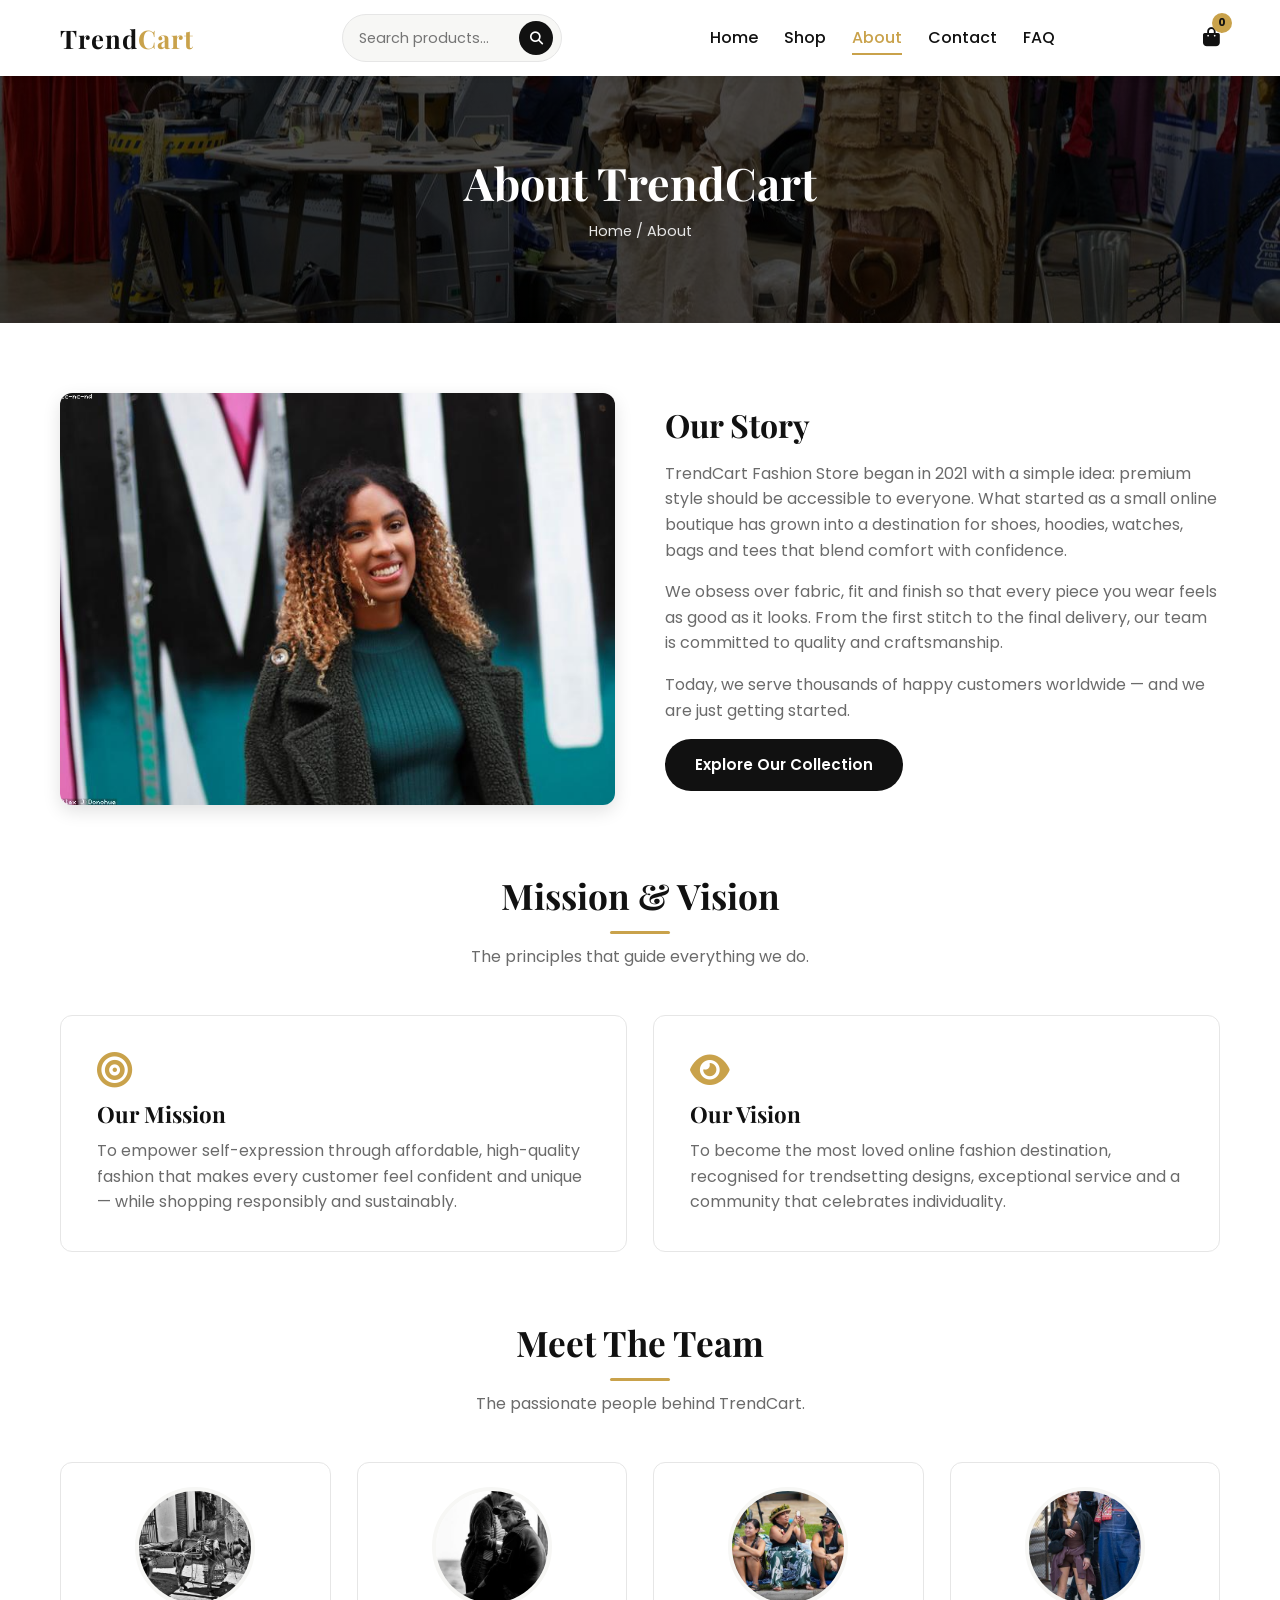
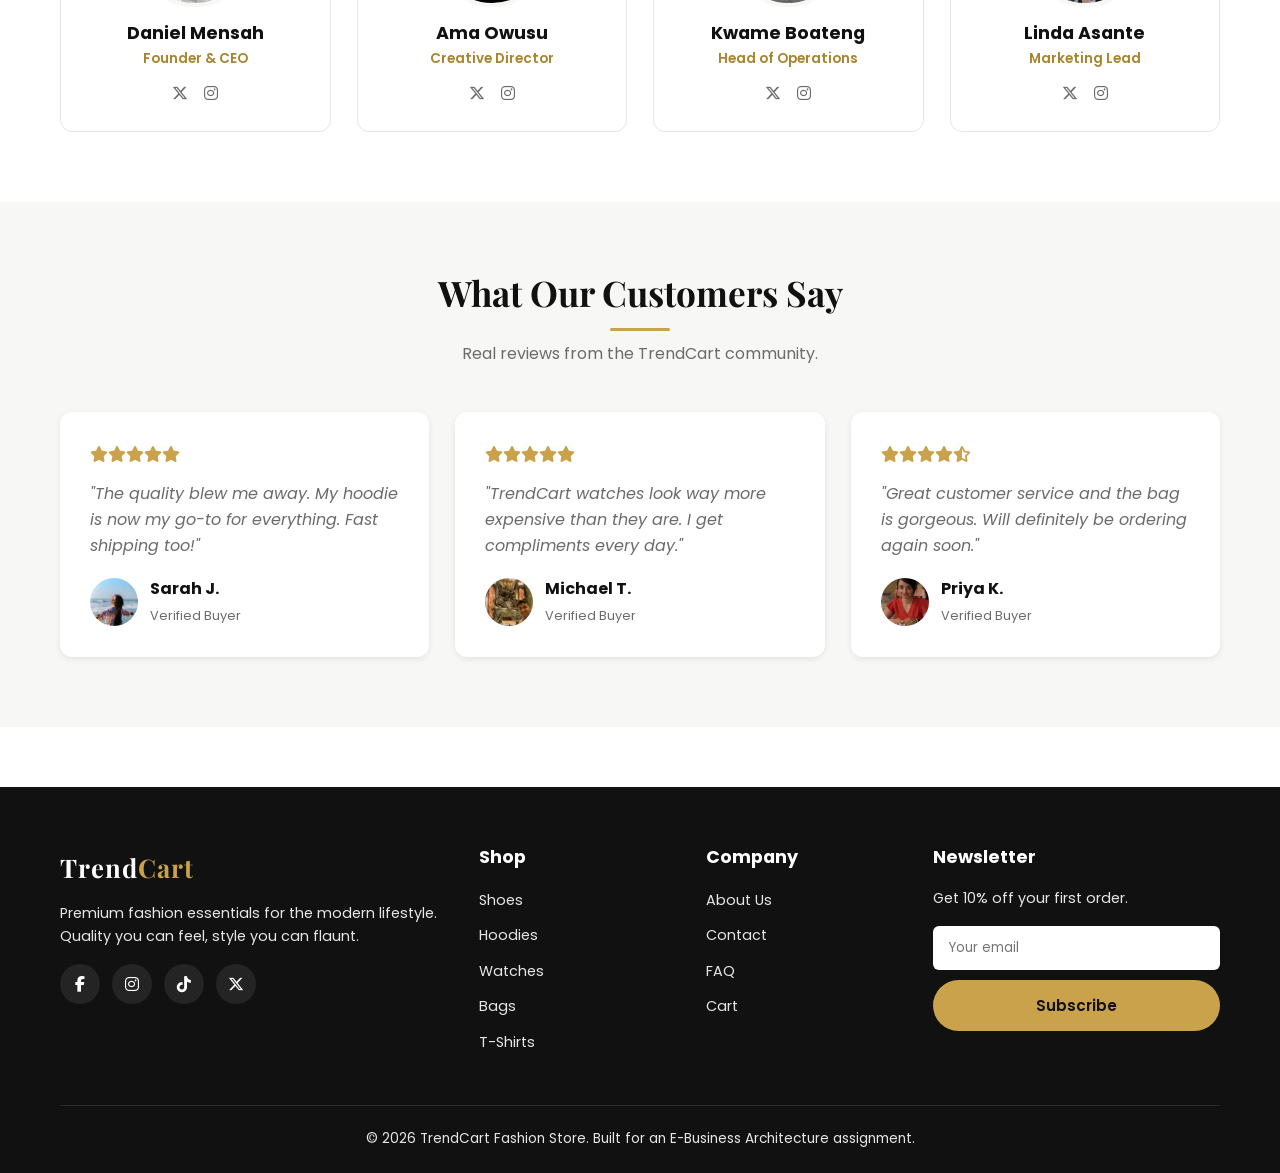
<file: TrendCart/about.html>
<!DOCTYPE html>
<html lang="en">
<head>
    <meta charset="UTF-8" />
    <meta name="viewport" content="width=device-width, initial-scale=1.0" />
    <meta name="description" content="Learn about TrendCart Fashion Store - our story, mission, vision, team and what our customers say." />
    <title>TrendCart Fashion Store | About Us</title>

    <link rel="stylesheet" href="css/style.css" />
    <link rel="preconnect" href="https://fonts.googleapis.com" />
    <link href="https://fonts.googleapis.com/css2?family=Playfair+Display:wght@600;700&family=Poppins:wght@400;500;600&display=swap" rel="stylesheet" />
    <link rel="stylesheet" href="https://cdnjs.cloudflare.com/ajax/libs/font-awesome/6.5.1/css/all.min.css" />
</head>
<body>
    <a href="#main" class="skip-link">Skip to main content</a>

    <!-- ============================ HEADER ============================ -->
    <header class="site-header">
        <nav class="navbar" aria-label="Main navigation">
            <a href="index.html" class="logo">Trend<span>Cart</span></a>
            <form class="search-box" role="search" aria-label="Site search">
                <input type="search" placeholder="Search products..." aria-label="Search products" />
                <button type="submit" aria-label="Search"><i class="fa-solid fa-magnifying-glass"></i></button>
            </form>
            <ul class="nav-menu" id="navMenu">
                <li><a href="index.html">Home</a></li>
                <li><a href="products.html">Shop</a></li>
                <li><a href="about.html" class="active">About</a></li>
                <li><a href="contact.html">Contact</a></li>
                <li><a href="faq.html">FAQ</a></li>
            </ul>
            <div class="header-actions">
                <a href="cart.html" class="cart-link" aria-label="View cart">
                    <i class="fa-solid fa-bag-shopping"></i>
                    <span class="cart-count">0</span>
                </a>
                <button class="menu-toggle" id="menuToggle" aria-label="Toggle menu" aria-expanded="false" aria-controls="navMenu">
                    <i class="fa-solid fa-bars"></i>
                </button>
            </div>
        </nav>
    </header>

    <main id="main">
        <!-- ===================== PAGE BANNER ===================== -->
        <section class="page-banner">
            <h1>About TrendCart</h1>
            <p class="breadcrumb"><a href="index.html">Home</a> / About</p>
        </section>

        <!-- ===================== COMPANY STORY ===================== -->
        <section class="section">
            <div class="container">
                <div class="about-grid">
                    <img src="images/about.jpg" alt="TrendCart team working in a modern fashion studio" />
                    <div class="about-text">
                        <h2>Our Story</h2>
                        <p>TrendCart Fashion Store began in 2021 with a simple idea: premium style should be accessible to everyone. What started as a small online boutique has grown into a destination for shoes, hoodies, watches, bags and tees that blend comfort with confidence.</p>
                        <p>We obsess over fabric, fit and finish so that every piece you wear feels as good as it looks. From the first stitch to the final delivery, our team is committed to quality and craftsmanship.</p>
                        <p>Today, we serve thousands of happy customers worldwide — and we are just getting started.</p>
                        <a href="products.html" class="btn btn-primary">Explore Our Collection</a>
                    </div>
                </div>
            </div>
        </section>

        <!-- ===================== MISSION & VISION ===================== -->
        <section class="section" style="padding-top:0;">
            <div class="container">
                <h2 class="section-title">Mission &amp; Vision</h2>
                <p class="section-subtitle">The principles that guide everything we do.</p>
                <div class="mv-grid">
                    <div class="mv-card">
                        <i class="fa-solid fa-bullseye"></i>
                        <h3>Our Mission</h3>
                        <p>To empower self-expression through affordable, high-quality fashion that makes every customer feel confident and unique — while shopping responsibly and sustainably.</p>
                    </div>
                    <div class="mv-card">
                        <i class="fa-solid fa-eye"></i>
                        <h3>Our Vision</h3>
                        <p>To become the most loved online fashion destination, recognised for trendsetting designs, exceptional service and a community that celebrates individuality.</p>
                    </div>
                </div>
            </div>
        </section>

        <!-- ===================== TEAM ===================== -->
        <section class="section" style="padding-top:0;">
            <div class="container">
                <h2 class="section-title">Meet The Team</h2>
                <p class="section-subtitle">The passionate people behind TrendCart.</p>
                <div class="team-grid">
                    <div class="team-card">
                        <img src="images/team1.jpg" alt="Portrait of Daniel Mensah, Founder and CEO" />
                        <h3>Daniel Mensah</h3>
                        <p class="role">Founder &amp; CEO</p>
                        <div class="team-social">
                            <a href="#" aria-label="Daniel on X"><i class="fa-brands fa-x-twitter"></i></a>
                            <a href="#" aria-label="Daniel on Instagram"><i class="fa-brands fa-instagram"></i></a>
                        </div>
                    </div>
                    <div class="team-card">
                        <img src="images/team2.jpg" alt="Portrait of Ama Owusu, Creative Director" />
                        <h3>Ama Owusu</h3>
                        <p class="role">Creative Director</p>
                        <div class="team-social">
                            <a href="#" aria-label="Ama on X"><i class="fa-brands fa-x-twitter"></i></a>
                            <a href="#" aria-label="Ama on Instagram"><i class="fa-brands fa-instagram"></i></a>
                        </div>
                    </div>
                    <div class="team-card">
                        <img src="images/team3.jpg" alt="Portrait of Kwame Boateng, Head of Operations" />
                        <h3>Kwame Boateng</h3>
                        <p class="role">Head of Operations</p>
                        <div class="team-social">
                            <a href="#" aria-label="Kwame on X"><i class="fa-brands fa-x-twitter"></i></a>
                            <a href="#" aria-label="Kwame on Instagram"><i class="fa-brands fa-instagram"></i></a>
                        </div>
                    </div>
                    <div class="team-card">
                        <img src="images/team4.jpg" alt="Portrait of Linda Asante, Marketing Lead" />
                        <h3>Linda Asante</h3>
                        <p class="role">Marketing Lead</p>
                        <div class="team-social">
                            <a href="#" aria-label="Linda on X"><i class="fa-brands fa-x-twitter"></i></a>
                            <a href="#" aria-label="Linda on Instagram"><i class="fa-brands fa-instagram"></i></a>
                        </div>
                    </div>
                </div>
            </div>
        </section>

        <!-- ===================== TESTIMONIALS ===================== -->
        <section class="section testimonials">
            <div class="container">
                <h2 class="section-title">What Our Customers Say</h2>
                <p class="section-subtitle">Real reviews from the TrendCart community.</p>
                <div class="testimonial-grid">
                    <div class="testimonial-card">
                        <div class="stars">
                            <i class="fa-solid fa-star"></i><i class="fa-solid fa-star"></i><i class="fa-solid fa-star"></i><i class="fa-solid fa-star"></i><i class="fa-solid fa-star"></i>
                        </div>
                        <p>"The quality blew me away. My hoodie is now my go-to for everything. Fast shipping too!"</p>
                        <div class="testimonial-author">
                            <img src="images/client1.jpg" alt="Photo of customer Sarah J." />
                            <div>
                                <strong>Sarah J.</strong>
                                <span>Verified Buyer</span>
                            </div>
                        </div>
                    </div>
                    <div class="testimonial-card">
                        <div class="stars">
                            <i class="fa-solid fa-star"></i><i class="fa-solid fa-star"></i><i class="fa-solid fa-star"></i><i class="fa-solid fa-star"></i><i class="fa-solid fa-star"></i>
                        </div>
                        <p>"TrendCart watches look way more expensive than they are. I get compliments every day."</p>
                        <div class="testimonial-author">
                            <img src="images/client2.jpg" alt="Photo of customer Michael T." />
                            <div>
                                <strong>Michael T.</strong>
                                <span>Verified Buyer</span>
                            </div>
                        </div>
                    </div>
                    <div class="testimonial-card">
                        <div class="stars">
                            <i class="fa-solid fa-star"></i><i class="fa-solid fa-star"></i><i class="fa-solid fa-star"></i><i class="fa-solid fa-star"></i><i class="fa-solid fa-star-half-stroke"></i>
                        </div>
                        <p>"Great customer service and the bag is gorgeous. Will definitely be ordering again soon."</p>
                        <div class="testimonial-author">
                            <img src="images/client3.jpg" alt="Photo of customer Priya K." />
                            <div>
                                <strong>Priya K.</strong>
                                <span>Verified Buyer</span>
                            </div>
                        </div>
                    </div>
                </div>
            </div>
        </section>
    </main>

    <!-- ============================ FOOTER ============================ -->
    <footer class="site-footer">
        <div class="container">
            <div class="footer-grid">
                <div class="footer-col">
                    <a href="index.html" class="logo">Trend<span>Cart</span></a>
                    <p>Premium fashion essentials for the modern lifestyle. Quality you can feel, style you can flaunt.</p>
                    <div class="social-icons">
                        <a href="#" aria-label="Facebook"><i class="fa-brands fa-facebook-f"></i></a>
                        <a href="#" aria-label="Instagram"><i class="fa-brands fa-instagram"></i></a>
                        <a href="#" aria-label="TikTok"><i class="fa-brands fa-tiktok"></i></a>
                        <a href="#" aria-label="X (Twitter)"><i class="fa-brands fa-x-twitter"></i></a>
                    </div>
                </div>
                <div class="footer-col">
                    <h3>Shop</h3>
                    <ul>
                        <li><a href="products.html">Shoes</a></li>
                        <li><a href="products.html">Hoodies</a></li>
                        <li><a href="products.html">Watches</a></li>
                        <li><a href="products.html">Bags</a></li>
                        <li><a href="products.html">T-Shirts</a></li>
                    </ul>
                </div>
                <div class="footer-col">
                    <h3>Company</h3>
                    <ul>
                        <li><a href="about.html">About Us</a></li>
                        <li><a href="contact.html">Contact</a></li>
                        <li><a href="faq.html">FAQ</a></li>
                        <li><a href="cart.html">Cart</a></li>
                    </ul>
                </div>
                <div class="footer-col footer-newsletter">
                    <h3>Newsletter</h3>
                    <p>Get 10% off your first order.</p>
                    <form class="js-form">
                        <label for="footerEmail" class="skip-link">Email address</label>
                        <input type="email" id="footerEmail" placeholder="Your email" required />
                        <button type="submit" class="btn btn-accent btn-block">Subscribe</button>
                        <p class="form-note"><i class="fa-solid fa-circle-check"></i> Subscribed!</p>
                    </form>
                </div>
            </div>
            <div class="footer-bottom">
                <p>&copy; 2026 TrendCart Fashion Store. Built for an E-Business Architecture assignment.</p>
            </div>
        </div>
    </footer>

    <script src="js/search.js"></script>
</body>
</html>
</file>
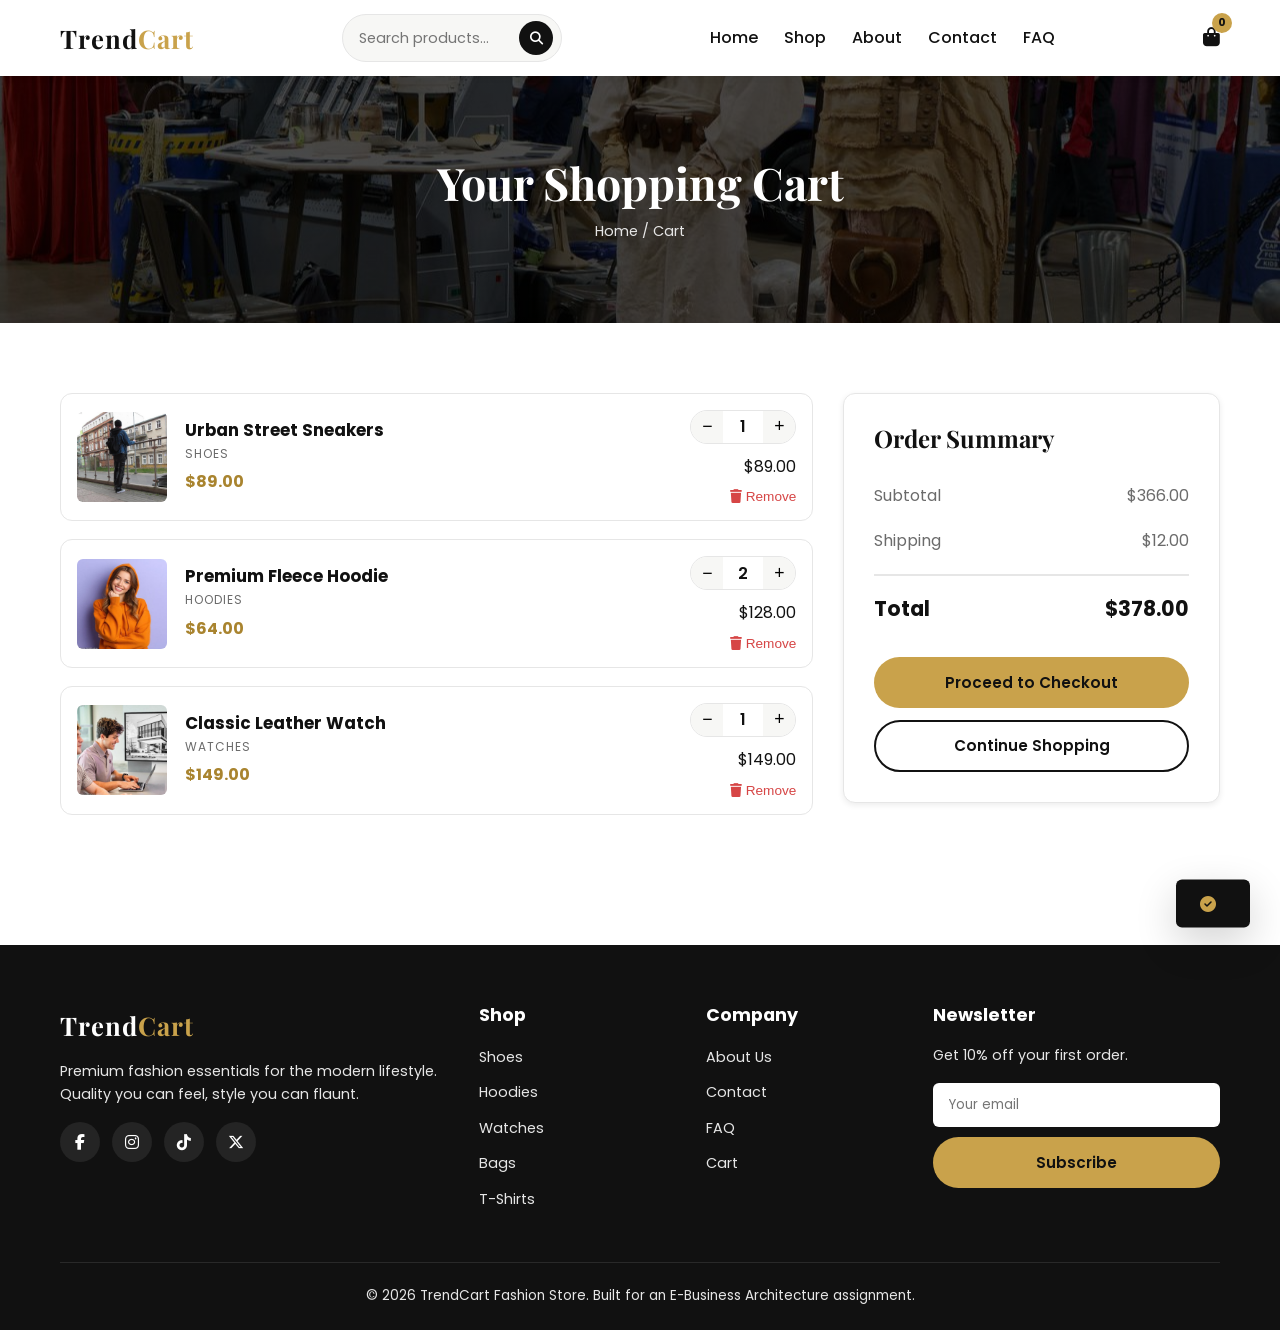
<file: TrendCart/cart.html>
<!DOCTYPE html>
<html lang="en">
<head>
    <meta charset="UTF-8" />
    <meta name="viewport" content="width=device-width, initial-scale=1.0" />
    <meta name="description" content="Review your TrendCart shopping cart. Adjust quantities, remove items and proceed to checkout." />
    <title>TrendCart Fashion Store | Shopping Cart</title>

    <link rel="stylesheet" href="css/style.css" />
    <link rel="preconnect" href="https://fonts.googleapis.com" />
    <link href="https://fonts.googleapis.com/css2?family=Playfair+Display:wght@600;700&family=Poppins:wght@400;500;600&display=swap" rel="stylesheet" />
    <link rel="stylesheet" href="https://cdnjs.cloudflare.com/ajax/libs/font-awesome/6.5.1/css/all.min.css" />
</head>
<body>
    <a href="#main" class="skip-link">Skip to main content</a>

    <!-- ============================ HEADER ============================ -->
    <header class="site-header">
        <nav class="navbar" aria-label="Main navigation">
            <a href="index.html" class="logo">Trend<span>Cart</span></a>
            <form class="search-box" role="search" aria-label="Site search">
                <input type="search" placeholder="Search products..." aria-label="Search products" />
                <button type="submit" aria-label="Search"><i class="fa-solid fa-magnifying-glass"></i></button>
            </form>
            <ul class="nav-menu" id="navMenu">
                <li><a href="index.html">Home</a></li>
                <li><a href="products.html">Shop</a></li>
                <li><a href="about.html">About</a></li>
                <li><a href="contact.html">Contact</a></li>
                <li><a href="faq.html">FAQ</a></li>
            </ul>
            <div class="header-actions">
                <a href="cart.html" class="cart-link active" aria-label="View cart">
                    <i class="fa-solid fa-bag-shopping"></i>
                    <span class="cart-count">0</span>
                </a>
                <button class="menu-toggle" id="menuToggle" aria-label="Toggle menu" aria-expanded="false" aria-controls="navMenu">
                    <i class="fa-solid fa-bars"></i>
                </button>
            </div>
        </nav>
    </header>

    <main id="main">
        <!-- ===================== PAGE BANNER ===================== -->
        <section class="page-banner">
            <h1>Your Shopping Cart</h1>
            <p class="breadcrumb"><a href="index.html">Home</a> / Cart</p>
        </section>

        <!-- ===================== CART ===================== -->
        <section class="section">
            <div class="container">
                <div class="cart-layout">
                    <!-- Cart items list -->
                    <div class="cart-items">
                        <!-- Item 1 -->
                        <article class="cart-item" data-price="89.00">
                            <img src="images/sneakers.jpg" alt="Urban Street Sneakers" />
                            <div class="cart-item-details">
                                <h3>Urban Street Sneakers</h3>
                                <p class="product-category">Shoes</p>
                                <p class="price">$89.00</p>
                            </div>
                            <div class="cart-item-actions">
                                <div class="qty-selector">
                                    <button class="qty-decrease" aria-label="Decrease quantity">&minus;</button>
                                    <span class="qty-value">1</span>
                                    <button class="qty-increase" aria-label="Increase quantity">+</button>
                                </div>
                                <span class="line-total">$89.00</span>
                                <button class="remove-item"><i class="fa-solid fa-trash"></i> Remove</button>
                            </div>
                        </article>

                        <!-- Item 2 -->
                        <article class="cart-item" data-price="64.00">
                            <img src="images/hoodie.jpg" alt="Premium Fleece Hoodie" />
                            <div class="cart-item-details">
                                <h3>Premium Fleece Hoodie</h3>
                                <p class="product-category">Hoodies</p>
                                <p class="price">$64.00</p>
                            </div>
                            <div class="cart-item-actions">
                                <div class="qty-selector">
                                    <button class="qty-decrease" aria-label="Decrease quantity">&minus;</button>
                                    <span class="qty-value">2</span>
                                    <button class="qty-increase" aria-label="Increase quantity">+</button>
                                </div>
                                <span class="line-total">$128.00</span>
                                <button class="remove-item"><i class="fa-solid fa-trash"></i> Remove</button>
                            </div>
                        </article>

                        <!-- Item 3 -->
                        <article class="cart-item" data-price="149.00">
                            <img src="images/watch.jpg" alt="Classic Leather Watch" />
                            <div class="cart-item-details">
                                <h3>Classic Leather Watch</h3>
                                <p class="product-category">Watches</p>
                                <p class="price">$149.00</p>
                            </div>
                            <div class="cart-item-actions">
                                <div class="qty-selector">
                                    <button class="qty-decrease" aria-label="Decrease quantity">&minus;</button>
                                    <span class="qty-value">1</span>
                                    <button class="qty-increase" aria-label="Increase quantity">+</button>
                                </div>
                                <span class="line-total">$149.00</span>
                                <button class="remove-item"><i class="fa-solid fa-trash"></i> Remove</button>
                            </div>
                        </article>

                        <!-- Empty cart message (shown by JS when no items remain) -->
                        <div class="empty-cart" id="emptyCart" style="display:none;">
                            <i class="fa-solid fa-bag-shopping" style="font-size:2.5rem; color:var(--color-accent); margin-bottom:14px;"></i>
                            <h3>Your cart is empty</h3>
                            <p style="margin:10px 0 20px;">Looks like you haven't added anything yet.</p>
                            <a href="products.html" class="btn btn-primary">Continue Shopping</a>
                        </div>
                    </div>

                    <!-- Order summary -->
                    <aside class="cart-summary" id="cartSummary">
                        <h2>Order Summary</h2>
                        <div class="summary-row">
                            <span>Subtotal</span>
                            <span id="summarySubtotal">$0.00</span>
                        </div>
                        <div class="summary-row">
                            <span>Shipping</span>
                            <span id="summaryShipping">$0.00</span>
                        </div>
                        <div class="summary-row total">
                            <span>Total</span>
                            <span id="summaryTotal">$0.00</span>
                        </div>
                        <button class="btn btn-accent btn-block">Proceed to Checkout</button>
                        <a href="products.html" class="btn btn-outline btn-block" style="margin-top:12px;">Continue Shopping</a>
                    </aside>
                </div>
            </div>
        </section>
    </main>

    <!-- ============================ FOOTER ============================ -->
    <footer class="site-footer">
        <div class="container">
            <div class="footer-grid">
                <div class="footer-col">
                    <a href="index.html" class="logo">Trend<span>Cart</span></a>
                    <p>Premium fashion essentials for the modern lifestyle. Quality you can feel, style you can flaunt.</p>
                    <div class="social-icons">
                        <a href="#" aria-label="Facebook"><i class="fa-brands fa-facebook-f"></i></a>
                        <a href="#" aria-label="Instagram"><i class="fa-brands fa-instagram"></i></a>
                        <a href="#" aria-label="TikTok"><i class="fa-brands fa-tiktok"></i></a>
                        <a href="#" aria-label="X (Twitter)"><i class="fa-brands fa-x-twitter"></i></a>
                    </div>
                </div>
                <div class="footer-col">
                    <h3>Shop</h3>
                    <ul>
                        <li><a href="products.html">Shoes</a></li>
                        <li><a href="products.html">Hoodies</a></li>
                        <li><a href="products.html">Watches</a></li>
                        <li><a href="products.html">Bags</a></li>
                        <li><a href="products.html">T-Shirts</a></li>
                    </ul>
                </div>
                <div class="footer-col">
                    <h3>Company</h3>
                    <ul>
                        <li><a href="about.html">About Us</a></li>
                        <li><a href="contact.html">Contact</a></li>
                        <li><a href="faq.html">FAQ</a></li>
                        <li><a href="cart.html">Cart</a></li>
                    </ul>
                </div>
                <div class="footer-col footer-newsletter">
                    <h3>Newsletter</h3>
                    <p>Get 10% off your first order.</p>
                    <form class="js-form">
                        <label for="footerEmail" class="skip-link">Email address</label>
                        <input type="email" id="footerEmail" placeholder="Your email" required />
                        <button type="submit" class="btn btn-accent btn-block">Subscribe</button>
                        <p class="form-note"><i class="fa-solid fa-circle-check"></i> Subscribed!</p>
                    </form>
                </div>
            </div>
            <div class="footer-bottom">
                <p>&copy; 2026 TrendCart Fashion Store. Built for an E-Business Architecture assignment.</p>
            </div>
        </div>
    </footer>

    <div class="toast" id="toast" role="status" aria-live="polite">
        <i class="fa-solid fa-circle-check"></i>
        <span class="toast-msg"></span>
    </div>

    <script src="js/search.js"></script>
</body>
</html>
</file>
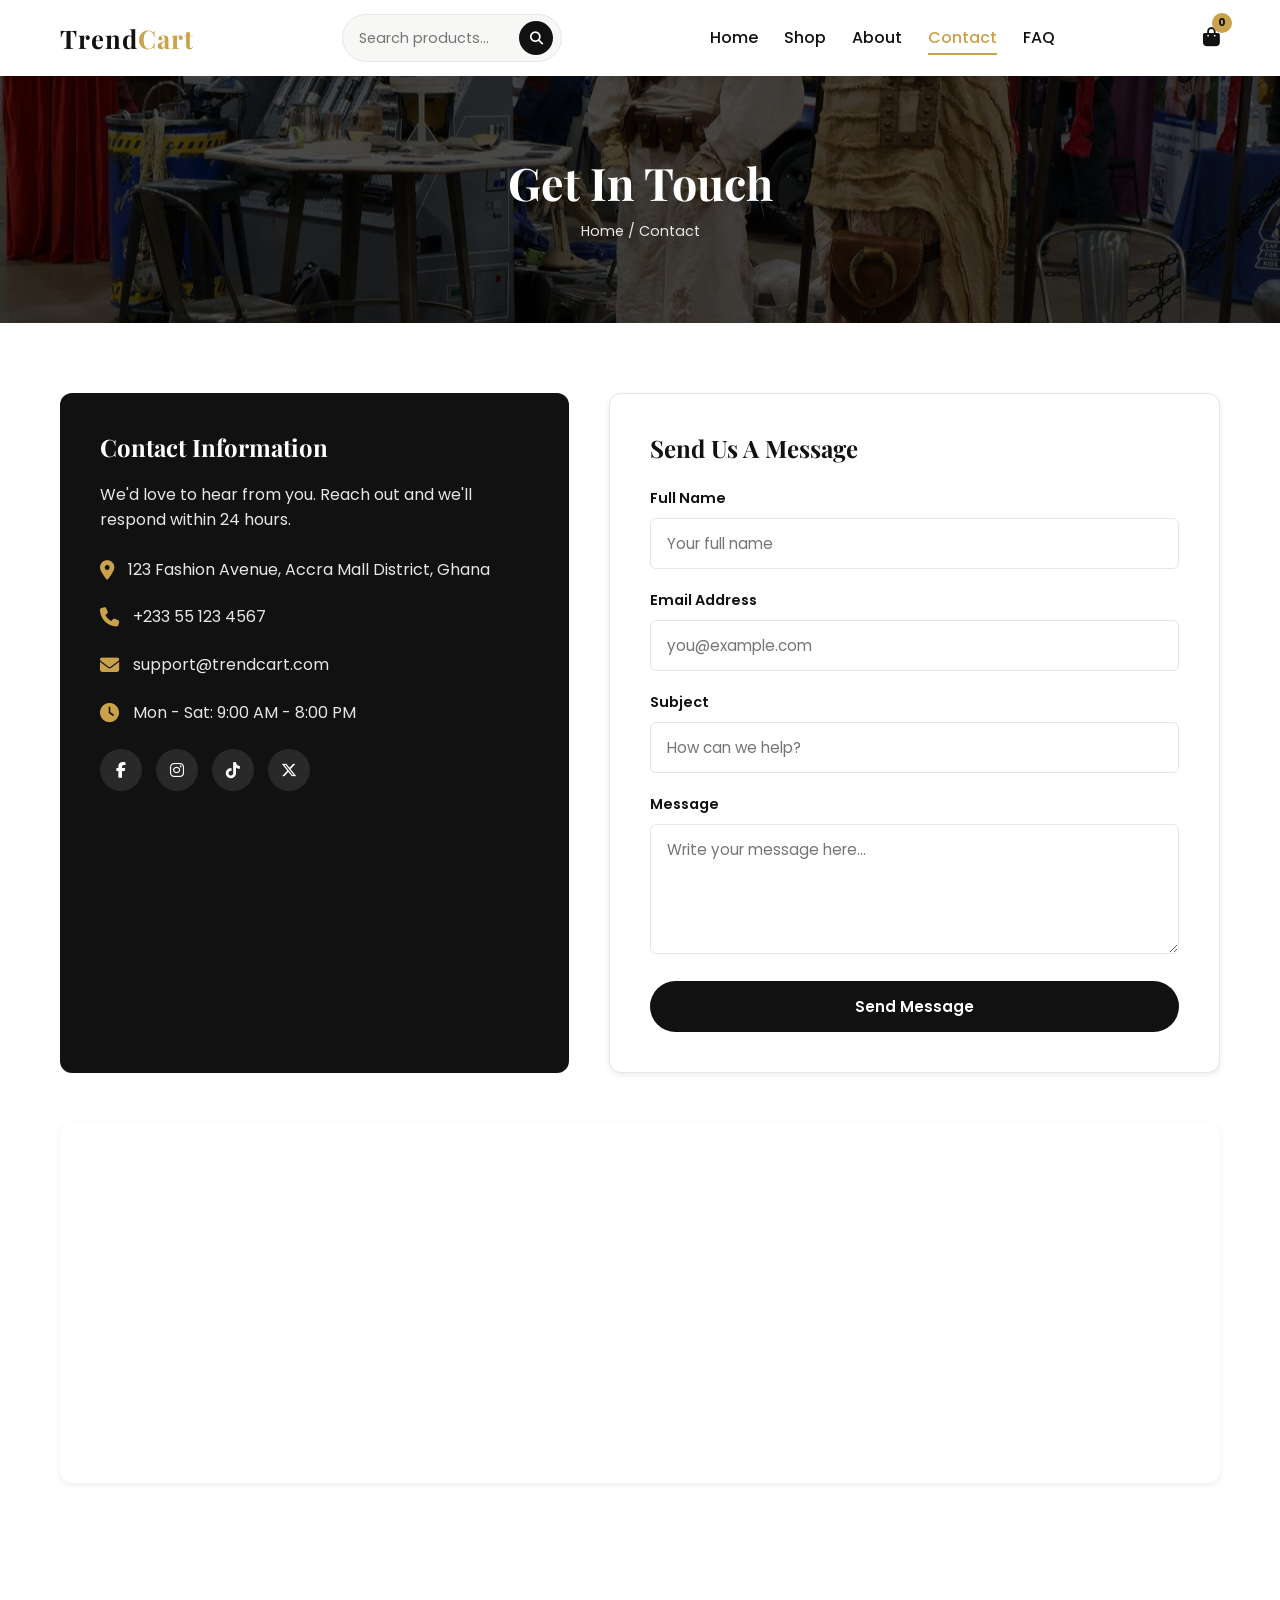
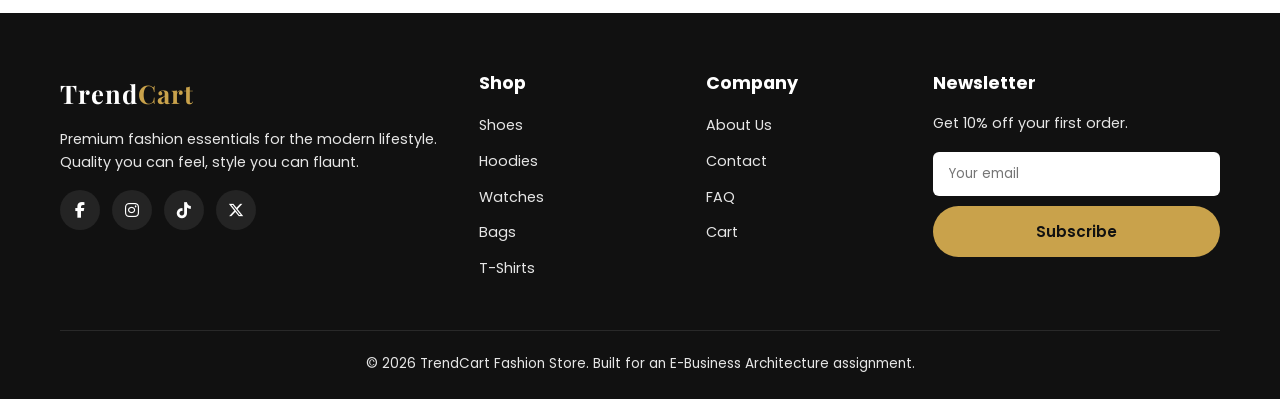
<file: TrendCart/contact.html>
<!DOCTYPE html>
<html lang="en">
<head>
    <meta charset="UTF-8" />
    <meta name="viewport" content="width=device-width, initial-scale=1.0" />
    <meta name="description" content="Get in touch with TrendCart Fashion Store. Contact form, phone, email, location map and social media links." />
    <title>TrendCart Fashion Store | Contact</title>

    <link rel="stylesheet" href="css/style.css" />
    <link rel="preconnect" href="https://fonts.googleapis.com" />
    <link href="https://fonts.googleapis.com/css2?family=Playfair+Display:wght@600;700&family=Poppins:wght@400;500;600&display=swap" rel="stylesheet" />
    <link rel="stylesheet" href="https://cdnjs.cloudflare.com/ajax/libs/font-awesome/6.5.1/css/all.min.css" />
</head>
<body>
    <a href="#main" class="skip-link">Skip to main content</a>

    <!-- ============================ HEADER ============================ -->
    <header class="site-header">
        <nav class="navbar" aria-label="Main navigation">
            <a href="index.html" class="logo">Trend<span>Cart</span></a>
            <form class="search-box" role="search" aria-label="Site search">
                <input type="search" placeholder="Search products..." aria-label="Search products" />
                <button type="submit" aria-label="Search"><i class="fa-solid fa-magnifying-glass"></i></button>
            </form>
            <ul class="nav-menu" id="navMenu">
                <li><a href="index.html">Home</a></li>
                <li><a href="products.html">Shop</a></li>
                <li><a href="about.html">About</a></li>
                <li><a href="contact.html" class="active">Contact</a></li>
                <li><a href="faq.html">FAQ</a></li>
            </ul>
            <div class="header-actions">
                <a href="cart.html" class="cart-link" aria-label="View cart">
                    <i class="fa-solid fa-bag-shopping"></i>
                    <span class="cart-count">0</span>
                </a>
                <button class="menu-toggle" id="menuToggle" aria-label="Toggle menu" aria-expanded="false" aria-controls="navMenu">
                    <i class="fa-solid fa-bars"></i>
                </button>
            </div>
        </nav>
    </header>

    <main id="main">
        <!-- ===================== PAGE BANNER ===================== -->
        <section class="page-banner">
            <h1>Get In Touch</h1>
            <p class="breadcrumb"><a href="index.html">Home</a> / Contact</p>
        </section>

        <!-- ===================== CONTACT ===================== -->
        <section class="section">
            <div class="container">
                <div class="contact-grid">
                    <!-- Contact info card -->
                    <div class="contact-info-card">
                        <h2>Contact Information</h2>
                        <p style="color:var(--color-light-grey); margin-bottom:24px;">We'd love to hear from you. Reach out and we'll respond within 24 hours.</p>

                        <div class="contact-detail">
                            <i class="fa-solid fa-location-dot"></i>
                            <span>123 Fashion Avenue, Accra Mall District, Ghana</span>
                        </div>
                        <div class="contact-detail">
                            <i class="fa-solid fa-phone"></i>
                            <span>+233 55 123 4567</span>
                        </div>
                        <div class="contact-detail">
                            <i class="fa-solid fa-envelope"></i>
                            <span>support@trendcart.com</span>
                        </div>
                        <div class="contact-detail">
                            <i class="fa-solid fa-clock"></i>
                            <span>Mon - Sat: 9:00 AM - 8:00 PM</span>
                        </div>

                        <div class="contact-social">
                            <a href="#" aria-label="Facebook"><i class="fa-brands fa-facebook-f"></i></a>
                            <a href="#" aria-label="Instagram"><i class="fa-brands fa-instagram"></i></a>
                            <a href="#" aria-label="TikTok"><i class="fa-brands fa-tiktok"></i></a>
                            <a href="#" aria-label="X (Twitter)"><i class="fa-brands fa-x-twitter"></i></a>
                        </div>
                    </div>

                    <!-- Contact form -->
                    <div class="form-card">
                        <h2 style="margin-bottom:24px;">Send Us A Message</h2>
                        <form class="js-form">
                            <div class="form-group">
                                <label for="name">Full Name</label>
                                <input type="text" id="name" name="name" placeholder="Your full name" required />
                            </div>
                            <div class="form-group">
                                <label for="email">Email Address</label>
                                <input type="email" id="email" name="email" placeholder="you@example.com" required />
                            </div>
                            <div class="form-group">
                                <label for="subject">Subject</label>
                                <input type="text" id="subject" name="subject" placeholder="How can we help?" required />
                            </div>
                            <div class="form-group">
                                <label for="message">Message</label>
                                <textarea id="message" name="message" placeholder="Write your message here..." required></textarea>
                            </div>
                            <button type="submit" class="btn btn-primary btn-block">Send Message</button>
                            <p class="form-note"><i class="fa-solid fa-circle-check"></i> Thank you! Your message has been sent.</p>
                        </form>
                    </div>
                </div>

                <!-- Google Maps placeholder -->
                <div class="map-placeholder">
                    <iframe
                        title="TrendCart store location map"
                        src="https://www.google.com/maps?q=Accra,Ghana&output=embed"
                        loading="lazy"
                        referrerpolicy="no-referrer-when-downgrade"></iframe>
                </div>
            </div>
        </section>
    </main>

    <!-- ============================ FOOTER ============================ -->
    <footer class="site-footer">
        <div class="container">
            <div class="footer-grid">
                <div class="footer-col">
                    <a href="index.html" class="logo">Trend<span>Cart</span></a>
                    <p>Premium fashion essentials for the modern lifestyle. Quality you can feel, style you can flaunt.</p>
                    <div class="social-icons">
                        <a href="#" aria-label="Facebook"><i class="fa-brands fa-facebook-f"></i></a>
                        <a href="#" aria-label="Instagram"><i class="fa-brands fa-instagram"></i></a>
                        <a href="#" aria-label="TikTok"><i class="fa-brands fa-tiktok"></i></a>
                        <a href="#" aria-label="X (Twitter)"><i class="fa-brands fa-x-twitter"></i></a>
                    </div>
                </div>
                <div class="footer-col">
                    <h3>Shop</h3>
                    <ul>
                        <li><a href="products.html">Shoes</a></li>
                        <li><a href="products.html">Hoodies</a></li>
                        <li><a href="products.html">Watches</a></li>
                        <li><a href="products.html">Bags</a></li>
                        <li><a href="products.html">T-Shirts</a></li>
                    </ul>
                </div>
                <div class="footer-col">
                    <h3>Company</h3>
                    <ul>
                        <li><a href="about.html">About Us</a></li>
                        <li><a href="contact.html">Contact</a></li>
                        <li><a href="faq.html">FAQ</a></li>
                        <li><a href="cart.html">Cart</a></li>
                    </ul>
                </div>
                <div class="footer-col footer-newsletter">
                    <h3>Newsletter</h3>
                    <p>Get 10% off your first order.</p>
                    <form class="js-form">
                        <label for="footerEmail" class="skip-link">Email address</label>
                        <input type="email" id="footerEmail" placeholder="Your email" required />
                        <button type="submit" class="btn btn-accent btn-block">Subscribe</button>
                        <p class="form-note"><i class="fa-solid fa-circle-check"></i> Subscribed!</p>
                    </form>
                </div>
            </div>
            <div class="footer-bottom">
                <p>&copy; 2026 TrendCart Fashion Store. Built for an E-Business Architecture assignment.</p>
            </div>
        </div>
    </footer>

    <script src="js/search.js"></script>
</body>
</html>
</file>
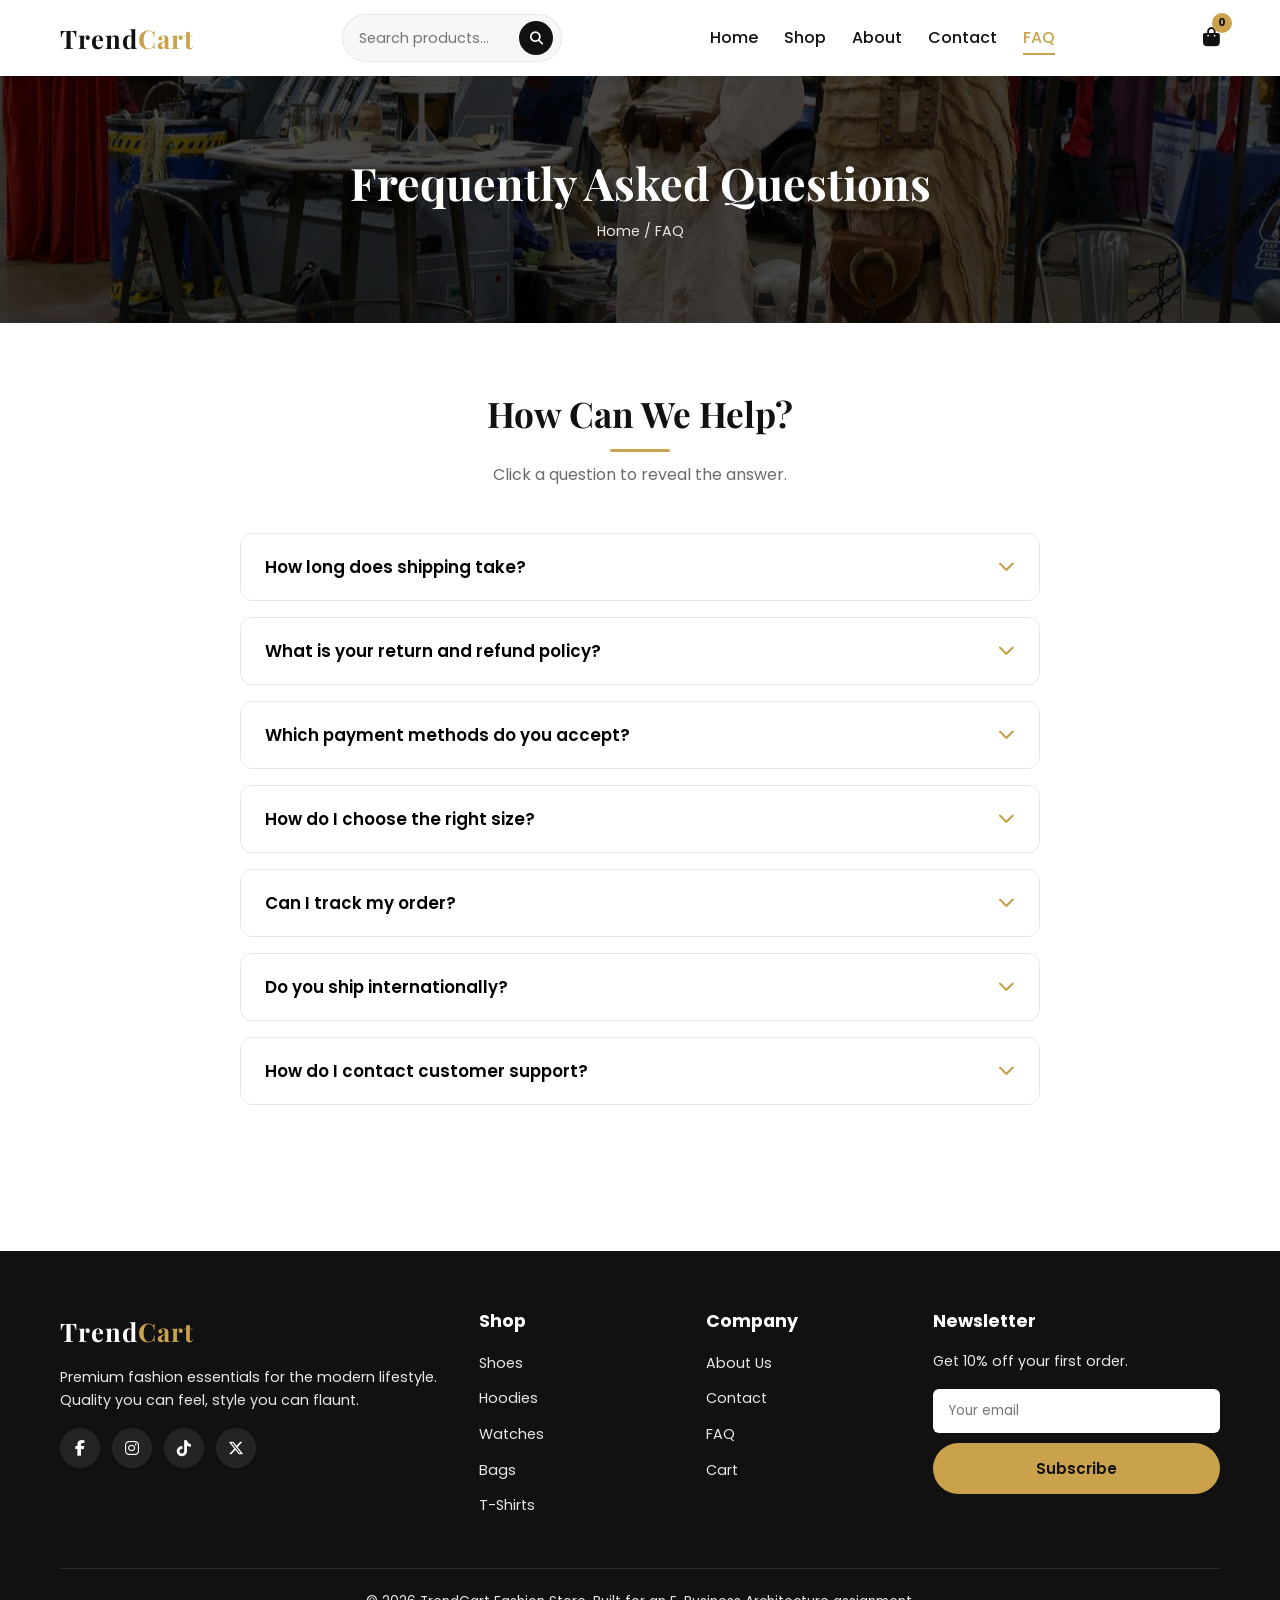
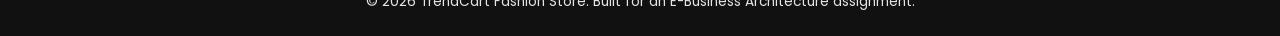
<file: TrendCart/faq.html>
<!DOCTYPE html>
<html lang="en">
<head>
    <meta charset="UTF-8" />
    <meta name="viewport" content="width=device-width, initial-scale=1.0" />
    <meta name="description" content="Frequently asked questions about TrendCart Fashion Store - shipping, returns, payment, sizing and more." />
    <title>TrendCart Fashion Store | FAQ</title>

    <link rel="stylesheet" href="css/style.css" />
    <link rel="preconnect" href="https://fonts.googleapis.com" />
    <link href="https://fonts.googleapis.com/css2?family=Playfair+Display:wght@600;700&family=Poppins:wght@400;500;600&display=swap" rel="stylesheet" />
    <link rel="stylesheet" href="https://cdnjs.cloudflare.com/ajax/libs/font-awesome/6.5.1/css/all.min.css" />
</head>
<body>
    <a href="#main" class="skip-link">Skip to main content</a>

    <!-- ============================ HEADER ============================ -->
    <header class="site-header">
        <nav class="navbar" aria-label="Main navigation">
            <a href="index.html" class="logo">Trend<span>Cart</span></a>
            <form class="search-box" role="search" aria-label="Site search">
                <input type="search" placeholder="Search products..." aria-label="Search products" />
                <button type="submit" aria-label="Search"><i class="fa-solid fa-magnifying-glass"></i></button>
            </form>
            <ul class="nav-menu" id="navMenu">
                <li><a href="index.html">Home</a></li>
                <li><a href="products.html">Shop</a></li>
                <li><a href="about.html">About</a></li>
                <li><a href="contact.html">Contact</a></li>
                <li><a href="faq.html" class="active">FAQ</a></li>
            </ul>
            <div class="header-actions">
                <a href="cart.html" class="cart-link" aria-label="View cart">
                    <i class="fa-solid fa-bag-shopping"></i>
                    <span class="cart-count">0</span>
                </a>
                <button class="menu-toggle" id="menuToggle" aria-label="Toggle menu" aria-expanded="false" aria-controls="navMenu">
                    <i class="fa-solid fa-bars"></i>
                </button>
            </div>
        </nav>
    </header>

    <main id="main">
        <!-- ===================== PAGE BANNER ===================== -->
        <section class="page-banner">
            <h1>Frequently Asked Questions</h1>
            <p class="breadcrumb"><a href="index.html">Home</a> / FAQ</p>
        </section>

        <!-- ===================== FAQ ACCORDION ===================== -->
        <section class="section">
            <div class="container">
                <h2 class="section-title">How Can We Help?</h2>
                <p class="section-subtitle">Click a question to reveal the answer.</p>

                <div class="faq-list">
                    <!-- FAQ 1 -->
                    <div class="faq-item">
                        <button class="faq-question" aria-expanded="false">
                            How long does shipping take?
                            <i class="fa-solid fa-chevron-down"></i>
                        </button>
                        <div class="faq-answer">
                            <p>Standard shipping takes 3-5 business days within the country and 7-14 business days internationally. Express options are available at checkout for faster delivery.</p>
                        </div>
                    </div>

                    <!-- FAQ 2 -->
                    <div class="faq-item">
                        <button class="faq-question" aria-expanded="false">
                            What is your return and refund policy?
                            <i class="fa-solid fa-chevron-down"></i>
                        </button>
                        <div class="faq-answer">
                            <p>We offer a 30-day return policy on all unworn items with original tags. Refunds are processed within 5-7 business days after we receive your return. Sale items are eligible for store credit.</p>
                        </div>
                    </div>

                    <!-- FAQ 3 -->
                    <div class="faq-item">
                        <button class="faq-question" aria-expanded="false">
                            Which payment methods do you accept?
                            <i class="fa-solid fa-chevron-down"></i>
                        </button>
                        <div class="faq-answer">
                            <p>We accept Visa, Mastercard, American Express, PayPal, Apple Pay, and mobile money. All transactions are encrypted and processed securely.</p>
                        </div>
                    </div>

                    <!-- FAQ 4 -->
                    <div class="faq-item">
                        <button class="faq-question" aria-expanded="false">
                            How do I choose the right size?
                            <i class="fa-solid fa-chevron-down"></i>
                        </button>
                        <div class="faq-answer">
                            <p>Each product page includes a detailed size guide. If you're between sizes, we recommend sizing up for a relaxed fit. Still unsure? Contact our support team for personalised advice.</p>
                        </div>
                    </div>

                    <!-- FAQ 5 -->
                    <div class="faq-item">
                        <button class="faq-question" aria-expanded="false">
                            Can I track my order?
                            <i class="fa-solid fa-chevron-down"></i>
                        </button>
                        <div class="faq-answer">
                            <p>Yes! Once your order ships, you'll receive an email with a tracking number and a link to follow your package every step of the way.</p>
                        </div>
                    </div>

                    <!-- FAQ 6 -->
                    <div class="faq-item">
                        <button class="faq-question" aria-expanded="false">
                            Do you ship internationally?
                            <i class="fa-solid fa-chevron-down"></i>
                        </button>
                        <div class="faq-answer">
                            <p>Absolutely. We ship to over 50 countries worldwide. Shipping costs and delivery times are calculated at checkout based on your location.</p>
                        </div>
                    </div>

                    <!-- FAQ 7 -->
                    <div class="faq-item">
                        <button class="faq-question" aria-expanded="false">
                            How do I contact customer support?
                            <i class="fa-solid fa-chevron-down"></i>
                        </button>
                        <div class="faq-answer">
                            <p>You can reach us via the <a href="contact.html" style="color:var(--color-accent-dark); font-weight:600;">contact page</a>, by email at support@trendcart.com, or by phone at +233 55 123 4567. We respond within 24 hours.</p>
                        </div>
                    </div>
                </div>
            </div>
        </section>
    </main>

    <!-- ============================ FOOTER ============================ -->
    <footer class="site-footer">
        <div class="container">
            <div class="footer-grid">
                <div class="footer-col">
                    <a href="index.html" class="logo">Trend<span>Cart</span></a>
                    <p>Premium fashion essentials for the modern lifestyle. Quality you can feel, style you can flaunt.</p>
                    <div class="social-icons">
                        <a href="#" aria-label="Facebook"><i class="fa-brands fa-facebook-f"></i></a>
                        <a href="#" aria-label="Instagram"><i class="fa-brands fa-instagram"></i></a>
                        <a href="#" aria-label="TikTok"><i class="fa-brands fa-tiktok"></i></a>
                        <a href="#" aria-label="X (Twitter)"><i class="fa-brands fa-x-twitter"></i></a>
                    </div>
                </div>
                <div class="footer-col">
                    <h3>Shop</h3>
                    <ul>
                        <li><a href="products.html">Shoes</a></li>
                        <li><a href="products.html">Hoodies</a></li>
                        <li><a href="products.html">Watches</a></li>
                        <li><a href="products.html">Bags</a></li>
                        <li><a href="products.html">T-Shirts</a></li>
                    </ul>
                </div>
                <div class="footer-col">
                    <h3>Company</h3>
                    <ul>
                        <li><a href="about.html">About Us</a></li>
                        <li><a href="contact.html">Contact</a></li>
                        <li><a href="faq.html">FAQ</a></li>
                        <li><a href="cart.html">Cart</a></li>
                    </ul>
                </div>
                <div class="footer-col footer-newsletter">
                    <h3>Newsletter</h3>
                    <p>Get 10% off your first order.</p>
                    <form class="js-form">
                        <label for="footerEmail" class="skip-link">Email address</label>
                        <input type="email" id="footerEmail" placeholder="Your email" required />
                        <button type="submit" class="btn btn-accent btn-block">Subscribe</button>
                        <p class="form-note"><i class="fa-solid fa-circle-check"></i> Subscribed!</p>
                    </form>
                </div>
            </div>
            <div class="footer-bottom">
                <p>&copy; 2026 TrendCart Fashion Store. Built for an E-Business Architecture assignment.</p>
            </div>
        </div>
    </footer>

    <script src="js/search.js"></script>
</body>
</html>
</file>
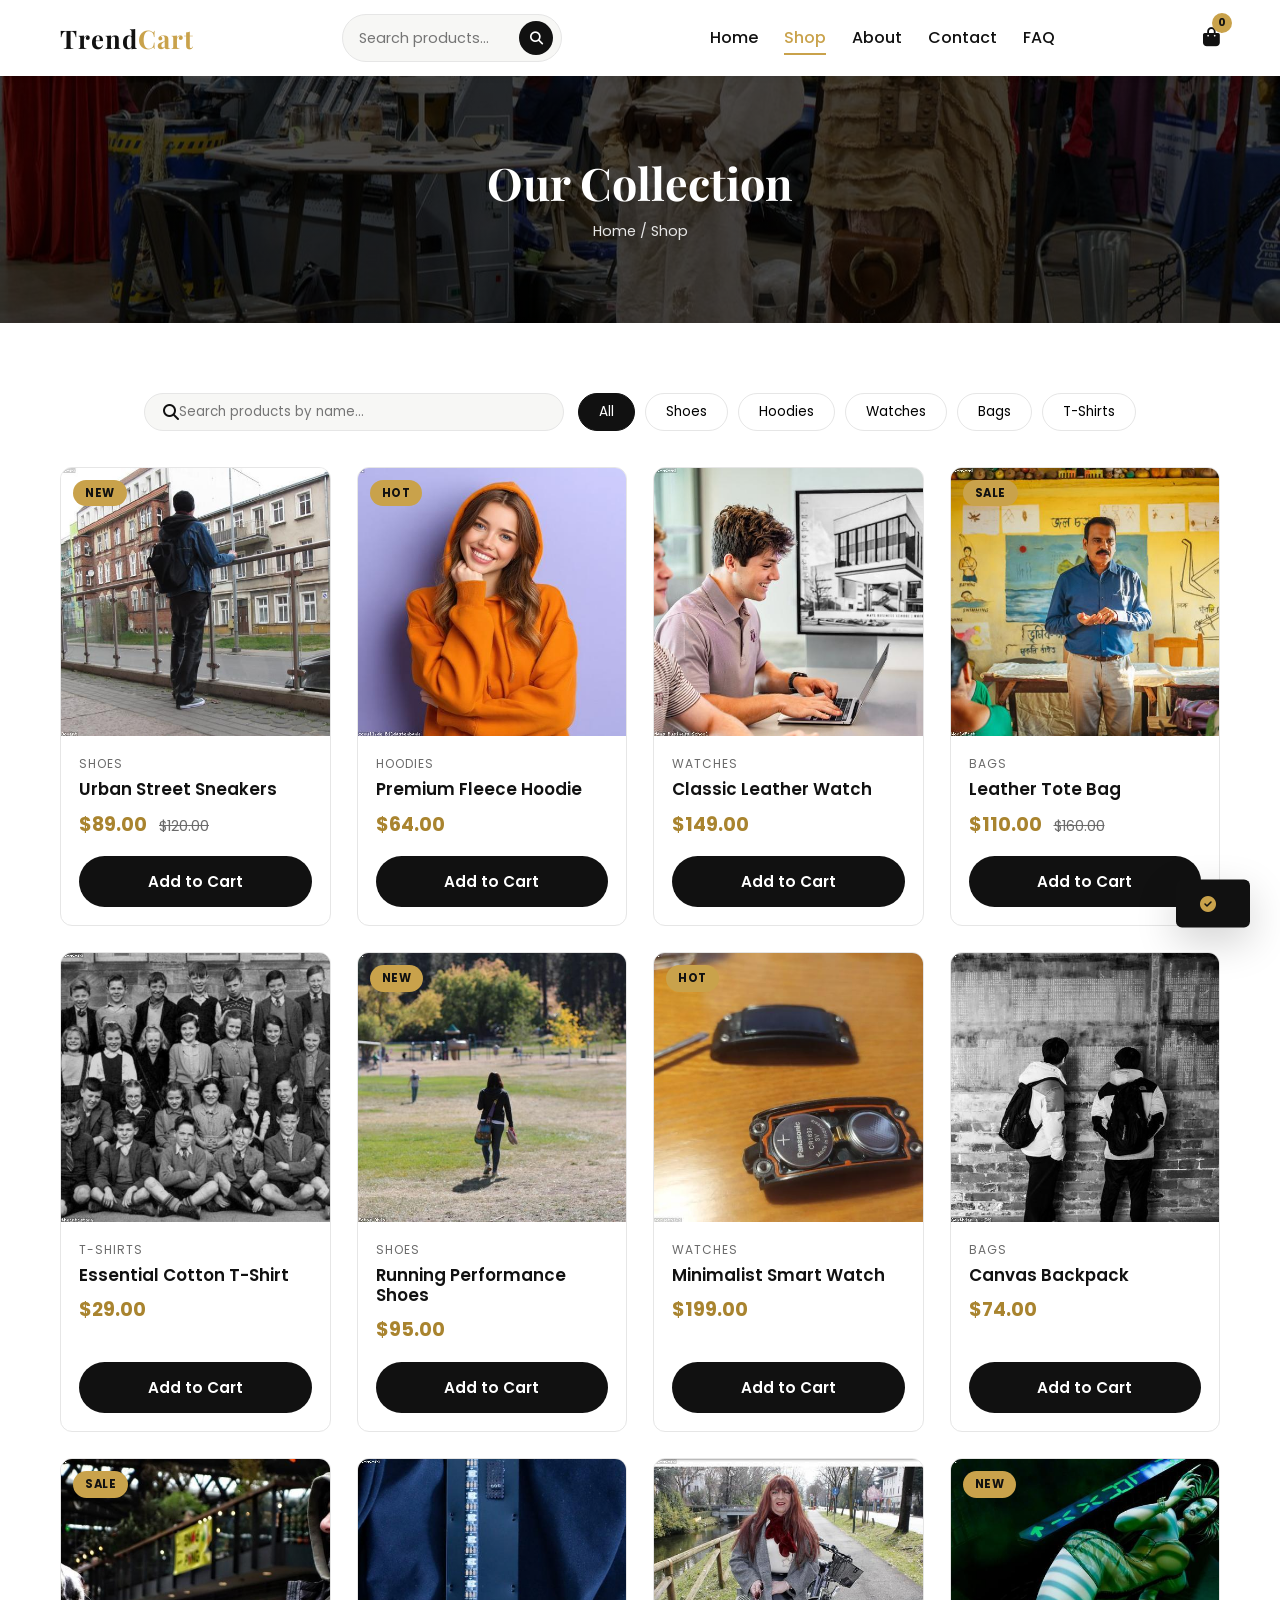
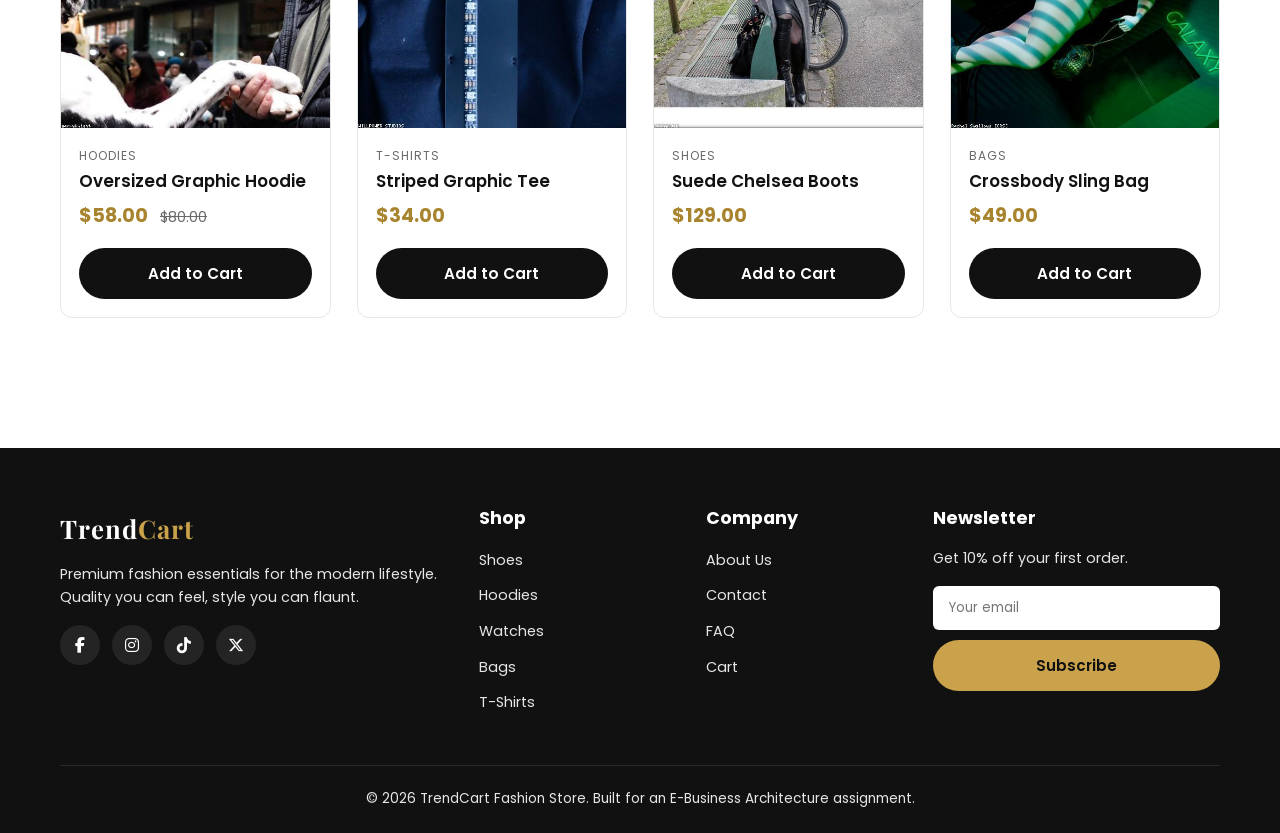
<file: TrendCart/products.html>
<!DOCTYPE html>
<html lang="en">
<head>
    <meta charset="UTF-8" />
    <meta name="viewport" content="width=device-width, initial-scale=1.0" />
    <meta name="description" content="Browse the full TrendCart collection - shoes, hoodies, watches, bags and t-shirts. Search and filter to find your style." />
    <title>TrendCart Fashion Store | Shop</title>

    <link rel="stylesheet" href="css/style.css" />
    <link rel="preconnect" href="https://fonts.googleapis.com" />
    <link href="https://fonts.googleapis.com/css2?family=Playfair+Display:wght@600;700&family=Poppins:wght@400;500;600&display=swap" rel="stylesheet" />
    <link rel="stylesheet" href="https://cdnjs.cloudflare.com/ajax/libs/font-awesome/6.5.1/css/all.min.css" />
</head>
<body>
    <a href="#main" class="skip-link">Skip to main content</a>

    <!-- ============================ HEADER ============================ -->
    <header class="site-header">
        <nav class="navbar" aria-label="Main navigation">
            <a href="index.html" class="logo">Trend<span>Cart</span></a>
            <form class="search-box" role="search" aria-label="Site search">
                <input type="search" placeholder="Search products..." aria-label="Search products" />
                <button type="submit" aria-label="Search"><i class="fa-solid fa-magnifying-glass"></i></button>
            </form>
            <ul class="nav-menu" id="navMenu">
                <li><a href="index.html">Home</a></li>
                <li><a href="products.html" class="active">Shop</a></li>
                <li><a href="about.html">About</a></li>
                <li><a href="contact.html">Contact</a></li>
                <li><a href="faq.html">FAQ</a></li>
            </ul>
            <div class="header-actions">
                <a href="cart.html" class="cart-link" aria-label="View cart">
                    <i class="fa-solid fa-bag-shopping"></i>
                    <span class="cart-count">0</span>
                </a>
                <button class="menu-toggle" id="menuToggle" aria-label="Toggle menu" aria-expanded="false" aria-controls="navMenu">
                    <i class="fa-solid fa-bars"></i>
                </button>
            </div>
        </nav>
    </header>

    <main id="main">
        <!-- ===================== PAGE BANNER ===================== -->
        <section class="page-banner">
            <h1>Our Collection</h1>
            <p class="breadcrumb"><a href="index.html">Home</a> / Shop</p>
        </section>

        <!-- ===================== PRODUCTS ===================== -->
        <section class="section">
            <div class="container">

                <!-- Search & category filter bar -->
                <div class="filter-bar">
                    <div class="filter-search">
                        <i class="fa-solid fa-magnifying-glass" aria-hidden="true"></i>
                        <label for="productSearch" class="skip-link">Search products</label>
                        <input type="search" id="productSearch" placeholder="Search products by name..." />
                    </div>
                    <div class="filter-buttons">
                        <button class="filter-btn active" data-filter="all">All</button>
                        <button class="filter-btn" data-filter="shoes">Shoes</button>
                        <button class="filter-btn" data-filter="hoodies">Hoodies</button>
                        <button class="filter-btn" data-filter="watches">Watches</button>
                        <button class="filter-btn" data-filter="bags">Bags</button>
                        <button class="filter-btn" data-filter="tshirts">T-Shirts</button>
                    </div>
                </div>

                <!-- Product grid (10 products) -->
                <div class="product-grid">
                    <!-- 1 -->
                    <article class="product-card" data-name="Urban Street Sneakers" data-category="shoes">
                        <div class="product-image">
                            <span class="product-badge">New</span>
                            <img src="images/sneakers.jpg" alt="White urban street sneakers" />
                        </div>
                        <div class="product-info">
                            <span class="product-category">Shoes</span>
                            <h3 class="product-name">Urban Street Sneakers</h3>
                            <p class="product-price">$89.00 <span class="old-price">$120.00</span></p>
                            <button class="btn btn-primary add-to-cart" data-name="Urban Street Sneakers">Add to Cart</button>
                        </div>
                    </article>

                    <!-- 2 -->
                    <article class="product-card" data-name="Premium Fleece Hoodie" data-category="hoodies">
                        <div class="product-image">
                            <span class="product-badge">Hot</span>
                            <img src="images/hoodie.jpg" alt="Grey premium fleece hoodie" />
                        </div>
                        <div class="product-info">
                            <span class="product-category">Hoodies</span>
                            <h3 class="product-name">Premium Fleece Hoodie</h3>
                            <p class="product-price">$64.00</p>
                            <button class="btn btn-primary add-to-cart" data-name="Premium Fleece Hoodie">Add to Cart</button>
                        </div>
                    </article>

                    <!-- 3 -->
                    <article class="product-card" data-name="Classic Leather Watch" data-category="watches">
                        <div class="product-image">
                            <img src="images/watch.jpg" alt="Classic analog leather watch" />
                        </div>
                        <div class="product-info">
                            <span class="product-category">Watches</span>
                            <h3 class="product-name">Classic Leather Watch</h3>
                            <p class="product-price">$149.00</p>
                            <button class="btn btn-primary add-to-cart" data-name="Classic Leather Watch">Add to Cart</button>
                        </div>
                    </article>

                    <!-- 4 -->
                    <article class="product-card" data-name="Leather Tote Bag" data-category="bags">
                        <div class="product-image">
                            <span class="product-badge">Sale</span>
                            <img src="images/tote-bag.jpg" alt="Brown leather tote bag" />
                        </div>
                        <div class="product-info">
                            <span class="product-category">Bags</span>
                            <h3 class="product-name">Leather Tote Bag</h3>
                            <p class="product-price">$110.00 <span class="old-price">$160.00</span></p>
                            <button class="btn btn-primary add-to-cart" data-name="Leather Tote Bag">Add to Cart</button>
                        </div>
                    </article>

                    <!-- 5 -->
                    <article class="product-card" data-name="Essential Cotton T-Shirt" data-category="tshirts">
                        <div class="product-image">
                            <img src="images/tshirt.jpg" alt="Plain white cotton t-shirt" />
                        </div>
                        <div class="product-info">
                            <span class="product-category">T-Shirts</span>
                            <h3 class="product-name">Essential Cotton T-Shirt</h3>
                            <p class="product-price">$29.00</p>
                            <button class="btn btn-primary add-to-cart" data-name="Essential Cotton T-Shirt">Add to Cart</button>
                        </div>
                    </article>

                    <!-- 6 -->
                    <article class="product-card" data-name="Running Performance Shoes" data-category="shoes">
                        <div class="product-image">
                            <span class="product-badge">New</span>
                            <img src="images/running-shoes.jpg" alt="Black running performance shoes" />
                        </div>
                        <div class="product-info">
                            <span class="product-category">Shoes</span>
                            <h3 class="product-name">Running Performance Shoes</h3>
                            <p class="product-price">$95.00</p>
                            <button class="btn btn-primary add-to-cart" data-name="Running Performance Shoes">Add to Cart</button>
                        </div>
                    </article>

                    <!-- 7 -->
                    <article class="product-card" data-name="Minimalist Smart Watch" data-category="watches">
                        <div class="product-image">
                            <span class="product-badge">Hot</span>
                            <img src="images/smartwatch.jpg" alt="Minimalist smart watch" />
                        </div>
                        <div class="product-info">
                            <span class="product-category">Watches</span>
                            <h3 class="product-name">Minimalist Smart Watch</h3>
                            <p class="product-price">$199.00</p>
                            <button class="btn btn-primary add-to-cart" data-name="Minimalist Smart Watch">Add to Cart</button>
                        </div>
                    </article>

                    <!-- 8 -->
                    <article class="product-card" data-name="Canvas Backpack" data-category="bags">
                        <div class="product-image">
                            <img src="images/backpack.jpg" alt="Canvas travel backpack" />
                        </div>
                        <div class="product-info">
                            <span class="product-category">Bags</span>
                            <h3 class="product-name">Canvas Backpack</h3>
                            <p class="product-price">$74.00</p>
                            <button class="btn btn-primary add-to-cart" data-name="Canvas Backpack">Add to Cart</button>
                        </div>
                    </article>

                    <!-- 9 -->
                    <article class="product-card" data-name="Oversized Graphic Hoodie" data-category="hoodies">
                        <div class="product-image">
                            <span class="product-badge">Sale</span>
                            <img src="images/graphic-hoodie.jpg" alt="Oversized graphic hoodie" />
                        </div>
                        <div class="product-info">
                            <span class="product-category">Hoodies</span>
                            <h3 class="product-name">Oversized Graphic Hoodie</h3>
                            <p class="product-price">$58.00 <span class="old-price">$80.00</span></p>
                            <button class="btn btn-primary add-to-cart" data-name="Oversized Graphic Hoodie">Add to Cart</button>
                        </div>
                    </article>

                    <!-- 10 -->
                    <article class="product-card" data-name="Striped Graphic Tee" data-category="tshirts">
                        <div class="product-image">
                            <img src="images/graphic-tee.jpg" alt="Striped graphic t-shirt" />
                        </div>
                        <div class="product-info">
                            <span class="product-category">T-Shirts</span>
                            <h3 class="product-name">Striped Graphic Tee</h3>
                            <p class="product-price">$34.00</p>
                            <button class="btn btn-primary add-to-cart" data-name="Striped Graphic Tee">Add to Cart</button>
                        </div>
                    </article>

                    <!-- 11 -->
                    <article class="product-card" data-name="Suede Chelsea Boots" data-category="shoes">
                        <div class="product-image">
                            <img src="images/boots.jpg" alt="Brown suede chelsea boots" />
                        </div>
                        <div class="product-info">
                            <span class="product-category">Shoes</span>
                            <h3 class="product-name">Suede Chelsea Boots</h3>
                            <p class="product-price">$129.00</p>
                            <button class="btn btn-primary add-to-cart" data-name="Suede Chelsea Boots">Add to Cart</button>
                        </div>
                    </article>

                    <!-- 12 -->
                    <article class="product-card" data-name="Crossbody Sling Bag" data-category="bags">
                        <div class="product-image">
                            <span class="product-badge">New</span>
                            <img src="images/sling-bag.jpg" alt="Black crossbody sling bag" />
                        </div>
                        <div class="product-info">
                            <span class="product-category">Bags</span>
                            <h3 class="product-name">Crossbody Sling Bag</h3>
                            <p class="product-price">$49.00</p>
                            <button class="btn btn-primary add-to-cart" data-name="Crossbody Sling Bag">Add to Cart</button>
                        </div>
                    </article>

                    <!-- No results message (shown by JS) -->
                    <p class="no-results" id="noResults" style="display:none;">
                        No products match your search. Try a different keyword or category.
                    </p>
                </div>
            </div>
        </section>
    </main>

    <!-- ============================ FOOTER ============================ -->
    <footer class="site-footer">
        <div class="container">
            <div class="footer-grid">
                <div class="footer-col">
                    <a href="index.html" class="logo">Trend<span>Cart</span></a>
                    <p>Premium fashion essentials for the modern lifestyle. Quality you can feel, style you can flaunt.</p>
                    <div class="social-icons">
                        <a href="#" aria-label="Facebook"><i class="fa-brands fa-facebook-f"></i></a>
                        <a href="#" aria-label="Instagram"><i class="fa-brands fa-instagram"></i></a>
                        <a href="#" aria-label="TikTok"><i class="fa-brands fa-tiktok"></i></a>
                        <a href="#" aria-label="X (Twitter)"><i class="fa-brands fa-x-twitter"></i></a>
                    </div>
                </div>
                <div class="footer-col">
                    <h3>Shop</h3>
                    <ul>
                        <li><a href="products.html">Shoes</a></li>
                        <li><a href="products.html">Hoodies</a></li>
                        <li><a href="products.html">Watches</a></li>
                        <li><a href="products.html">Bags</a></li>
                        <li><a href="products.html">T-Shirts</a></li>
                    </ul>
                </div>
                <div class="footer-col">
                    <h3>Company</h3>
                    <ul>
                        <li><a href="about.html">About Us</a></li>
                        <li><a href="contact.html">Contact</a></li>
                        <li><a href="faq.html">FAQ</a></li>
                        <li><a href="cart.html">Cart</a></li>
                    </ul>
                </div>
                <div class="footer-col footer-newsletter">
                    <h3>Newsletter</h3>
                    <p>Get 10% off your first order.</p>
                    <form class="js-form">
                        <label for="footerEmail" class="skip-link">Email address</label>
                        <input type="email" id="footerEmail" placeholder="Your email" required />
                        <button type="submit" class="btn btn-accent btn-block">Subscribe</button>
                        <p class="form-note"><i class="fa-solid fa-circle-check"></i> Subscribed!</p>
                    </form>
                </div>
            </div>
            <div class="footer-bottom">
                <p>&copy; 2026 TrendCart Fashion Store. Built for an E-Business Architecture assignment.</p>
            </div>
        </div>
    </footer>

    <div class="toast" id="toast" role="status" aria-live="polite">
        <i class="fa-solid fa-circle-check"></i>
        <span class="toast-msg"></span>
    </div>

    <script src="js/search.js"></script>
</body>
</html>
</file>
<file: TrendCart/css/style.css>
/* =====================================================================
   TrendCart Fashion Store - Main Stylesheet
   Author: TrendCart Team (University E-Business Assignment)
   Description: Single external stylesheet for all pages.
   Tech: CSS3 - Flexbox, Grid, Media Queries, Transitions, Shadows.
   Aesthetic: Luxury black & white with a gold accent color.
   ===================================================================== */

/* ---------------------------------------------------------------------
   1. CSS VARIABLES (Design Tokens)
   --------------------------------------------------------------------- */
:root {
    --color-black: #111111;
    --color-dark: #1c1c1c;
    --color-white: #ffffff;
    --color-offwhite: #f7f7f5;
    --color-grey: #6b6b6b;
    --color-light-grey: #e6e6e6;
    --color-accent: #c9a24b;        /* luxury gold accent */
    --color-accent-dark: #a9842f;
    --color-success: #2e9e5b;
    --color-danger: #d64545;

    --font-heading: 'Playfair Display', Georgia, 'Times New Roman', serif;
    --font-body: 'Poppins', 'Segoe UI', Tahoma, sans-serif;

    --radius-sm: 6px;
    --radius-md: 12px;
    --radius-lg: 20px;

    --shadow-sm: 0 2px 6px rgba(0, 0, 0, 0.08);
    --shadow-md: 0 6px 18px rgba(0, 0, 0, 0.12);
    --shadow-lg: 0 14px 40px rgba(0, 0, 0, 0.18);

    --transition: 0.3s ease;
    --max-width: 1200px;
}

/* ---------------------------------------------------------------------
   2. GLOBAL RESET & BASE
   --------------------------------------------------------------------- */
* {
    margin: 0;
    padding: 0;
    box-sizing: border-box;
}

html {
    scroll-behavior: smooth;        /* smooth scrolling for anchor links */
    font-size: 16px;
}

body {
    font-family: var(--font-body);
    color: var(--color-black);
    background-color: var(--color-white);
    line-height: 1.6;
    overflow-x: hidden;             /* prevent horizontal scroll */
}

img {
    max-width: 100%;
    display: block;
}

a {
    text-decoration: none;
    color: inherit;
}

ul {
    list-style: none;
}

h1, h2, h3, h4 {
    font-family: var(--font-heading);
    font-weight: 700;
    line-height: 1.2;
}

/* Reusable container that keeps content centered & prevents overflow */
.container {
    width: 100%;
    max-width: var(--max-width);
    margin: 0 auto;
    padding: 0 20px;
}

/* Section spacing helpers */
.section {
    padding: 70px 0;
}

.section-title {
    text-align: center;
    font-size: 2.2rem;
    margin-bottom: 10px;
    position: relative;
}

.section-subtitle {
    text-align: center;
    color: var(--color-grey);
    max-width: 600px;
    margin: 0 auto 45px auto;
}

/* Decorative underline under section titles */
.section-title::after {
    content: "";
    display: block;
    width: 60px;
    height: 3px;
    background: var(--color-accent);
    margin: 14px auto 0 auto;
    border-radius: 3px;
}

/* ---------------------------------------------------------------------
   3. ACCESSIBILITY - keyboard focus styles
   --------------------------------------------------------------------- */
a:focus-visible,
button:focus-visible,
input:focus-visible,
textarea:focus-visible,
select:focus-visible {
    outline: 3px solid var(--color-accent);
    outline-offset: 2px;
}

/* Skip link for screen readers / keyboard users */
.skip-link {
    position: absolute;
    left: -999px;
    top: 0;
    background: var(--color-black);
    color: var(--color-white);
    padding: 10px 16px;
    z-index: 2000;
    border-radius: 0 0 var(--radius-sm) 0;
}
.skip-link:focus {
    left: 0;
}

/* ---------------------------------------------------------------------
   4. BUTTONS
   --------------------------------------------------------------------- */
.btn {
    display: inline-block;
    font-family: var(--font-body);
    font-weight: 600;
    font-size: 0.95rem;
    padding: 12px 28px;
    border: 2px solid transparent;
    border-radius: 50px;
    cursor: pointer;
    transition: transform var(--transition), background var(--transition),
                color var(--transition), box-shadow var(--transition);
    text-align: center;
}

.btn-primary {
    background: var(--color-black);
    color: var(--color-white);
}
.btn-primary:hover {
    background: var(--color-accent);
    color: var(--color-black);
    transform: translateY(-3px);
    box-shadow: var(--shadow-md);
}

.btn-outline {
    background: transparent;
    color: var(--color-black);
    border-color: var(--color-black);
}
.btn-outline:hover {
    background: var(--color-black);
    color: var(--color-white);
    transform: translateY(-3px);
}

.btn-accent {
    background: var(--color-accent);
    color: var(--color-black);
}
.btn-accent:hover {
    background: var(--color-accent-dark);
    color: var(--color-white);
    transform: translateY(-3px);
    box-shadow: var(--shadow-md);
}

.btn-block {
    display: block;
    width: 100%;
}

/* ---------------------------------------------------------------------
   5. HEADER & NAVIGATION
   --------------------------------------------------------------------- */
.site-header {
    position: sticky;
    top: 0;
    z-index: 1000;
    background: var(--color-white);
    box-shadow: var(--shadow-sm);
}

.navbar {
    display: flex;
    align-items: center;
    justify-content: space-between;
    gap: 20px;
    padding: 14px 20px;
    max-width: var(--max-width);
    margin: 0 auto;
    flex-wrap: wrap;
}

.logo {
    font-family: var(--font-heading);
    font-size: 1.6rem;
    font-weight: 700;
    letter-spacing: 1px;
    white-space: nowrap;
}
.logo span {
    color: var(--color-accent);
}

/* Navigation menu - horizontal on desktop */
.nav-menu {
    display: flex;
    gap: 26px;
    align-items: center;
}
.nav-menu a {
    font-weight: 500;
    position: relative;
    padding: 4px 0;
    transition: color var(--transition);
}
.nav-menu a::after {
    content: "";
    position: absolute;
    left: 0;
    bottom: -2px;
    width: 0;
    height: 2px;
    background: var(--color-accent);
    transition: width var(--transition);
}
.nav-menu a:hover,
.nav-menu a.active {
    color: var(--color-accent);
}
.nav-menu a:hover::after,
.nav-menu a.active::after {
    width: 100%;
}

/* Search bar inside the header */
.search-box {
    display: flex;
    align-items: center;
    background: var(--color-offwhite);
    border: 1px solid var(--color-light-grey);
    border-radius: 50px;
    padding: 6px 8px 6px 16px;
    transition: box-shadow var(--transition);
}
.search-box:focus-within {
    box-shadow: 0 0 0 3px rgba(201, 162, 75, 0.3);
}
.search-box input {
    border: none;
    background: transparent;
    outline: none;
    font-family: var(--font-body);
    font-size: 0.9rem;
    width: 160px;
}
.search-box button {
    border: none;
    background: var(--color-black);
    color: var(--color-white);
    width: 34px;
    height: 34px;
    border-radius: 50%;
    cursor: pointer;
    transition: background var(--transition);
}
.search-box button:hover {
    background: var(--color-accent);
    color: var(--color-black);
}

/* Header right side icons (cart) */
.header-actions {
    display: flex;
    align-items: center;
    gap: 18px;
}
.cart-link {
    position: relative;
    font-size: 1.2rem;
    transition: color var(--transition);
}
.cart-link:hover {
    color: var(--color-accent);
}
.cart-count {
    position: absolute;
    top: -10px;
    right: -12px;
    background: var(--color-accent);
    color: var(--color-black);
    font-size: 0.7rem;
    font-weight: 700;
    width: 20px;
    height: 20px;
    border-radius: 50%;
    display: flex;
    align-items: center;
    justify-content: center;
}

/* Hamburger menu toggle - hidden on desktop */
.menu-toggle {
    display: none;
    font-size: 1.5rem;
    background: none;
    border: none;
    cursor: pointer;
    color: var(--color-black);
}

/* ---------------------------------------------------------------------
   6. HERO SECTION (with background video)
   --------------------------------------------------------------------- */
.hero {
    position: relative;
    height: 80vh;
    min-height: 480px;
    display: flex;
    align-items: center;
    justify-content: center;
    text-align: center;
    color: var(--color-white);
    overflow: hidden;
}
.hero-video {
    position: absolute;
    top: 50%;
    left: 50%;
    min-width: 100%;
    min-height: 100%;
    width: auto;
    height: auto;
    transform: translate(-50%, -50%);
    object-fit: cover;
    z-index: -2;
}
/* Dark overlay so text stays readable - high contrast */
.hero::before {
    content: "";
    position: absolute;
    inset: 0;
    background: linear-gradient(rgba(0,0,0,0.55), rgba(0,0,0,0.65));
    z-index: -1;
}
.hero-content {
    max-width: 760px;
    padding: 0 20px;
}
.hero-content h1 {
    font-size: 3.2rem;
    margin-bottom: 18px;
}
.hero-content p {
    font-size: 1.15rem;
    margin-bottom: 30px;
    color: var(--color-light-grey);
}
.hero-buttons {
    display: flex;
    gap: 16px;
    justify-content: center;
    flex-wrap: wrap;
}
.hero .btn-outline {
    color: var(--color-white);
    border-color: var(--color-white);
}
.hero .btn-outline:hover {
    background: var(--color-white);
    color: var(--color-black);
}

/* ---------------------------------------------------------------------
   7. CATEGORY STRIP
   --------------------------------------------------------------------- */
.categories-grid {
    display: grid;
    grid-template-columns: repeat(5, 1fr);
    gap: 18px;
}
.category-card {
    background: var(--color-offwhite);
    border-radius: var(--radius-md);
    padding: 30px 16px;
    text-align: center;
    transition: transform var(--transition), box-shadow var(--transition),
                background var(--transition);
}
.category-card i {
    font-size: 2.4rem;
    color: var(--color-accent);
    margin-bottom: 12px;
}
.category-card h3 {
    font-family: var(--font-body);
    font-size: 1rem;
    font-weight: 600;
}
.category-card:hover {
    transform: translateY(-8px);
    box-shadow: var(--shadow-md);
    background: var(--color-black);
    color: var(--color-white);
}

/* ---------------------------------------------------------------------
   8. PRODUCT GRID & CARDS
   --------------------------------------------------------------------- */
.product-grid {
    display: grid;
    grid-template-columns: repeat(4, 1fr);
    gap: 26px;
}

.product-card {
    background: var(--color-white);
    border: 1px solid var(--color-light-grey);
    border-radius: var(--radius-md);
    overflow: hidden;
    transition: transform var(--transition), box-shadow var(--transition);
    display: flex;
    flex-direction: column;
}
.product-card:hover {
    transform: translateY(-8px);
    box-shadow: var(--shadow-lg);
}

.product-image {
    position: relative;
    overflow: hidden;
    aspect-ratio: 1 / 1;
    background: var(--color-offwhite);
}
.product-image img {
    width: 100%;
    height: 100%;
    object-fit: cover;
    transition: transform 0.5s ease;
}
.product-card:hover .product-image img {
    transform: scale(1.08);
}
.product-badge {
    position: absolute;
    top: 12px;
    left: 12px;
    background: var(--color-accent);
    color: var(--color-black);
    font-size: 0.72rem;
    font-weight: 700;
    padding: 4px 12px;
    border-radius: 50px;
    text-transform: uppercase;
    letter-spacing: 0.5px;
}

.product-info {
    padding: 18px;
    display: flex;
    flex-direction: column;
    flex-grow: 1;
}
.product-category {
    font-size: 0.75rem;
    text-transform: uppercase;
    letter-spacing: 1px;
    color: var(--color-grey);
    margin-bottom: 6px;
}
.product-name {
    font-family: var(--font-body);
    font-size: 1.05rem;
    font-weight: 600;
    margin-bottom: 10px;
}
.product-price {
    font-size: 1.2rem;
    font-weight: 700;
    color: var(--color-accent-dark);
    margin-bottom: 16px;
}
.product-price .old-price {
    font-size: 0.9rem;
    color: var(--color-grey);
    text-decoration: line-through;
    margin-left: 8px;
    font-weight: 400;
}
.product-info .btn {
    margin-top: auto;
}

/* Message shown when search returns nothing */
.no-results {
    text-align: center;
    grid-column: 1 / -1;
    padding: 40px;
    color: var(--color-grey);
    font-size: 1.1rem;
}

/* ---------------------------------------------------------------------
   9. PRODUCT FILTER BAR (products page)
   --------------------------------------------------------------------- */
.filter-bar {
    display: flex;
    flex-wrap: wrap;
    gap: 14px;
    align-items: center;
    justify-content: center;
    margin-bottom: 36px;
}
.filter-search {
    flex: 1;
    min-width: 220px;
    max-width: 420px;
    display: flex;
    align-items: center;
    background: var(--color-offwhite);
    border: 1px solid var(--color-light-grey);
    border-radius: 50px;
    padding: 8px 18px;
}
.filter-search input {
    border: none;
    background: transparent;
    outline: none;
    width: 100%;
    font-family: var(--font-body);
}
.filter-buttons {
    display: flex;
    flex-wrap: wrap;
    gap: 10px;
    justify-content: center;
}
.filter-btn {
    padding: 8px 20px;
    border: 1px solid var(--color-light-grey);
    background: var(--color-white);
    border-radius: 50px;
    cursor: pointer;
    font-family: var(--font-body);
    font-size: 0.85rem;
    transition: all var(--transition);
}
.filter-btn:hover,
.filter-btn.active {
    background: var(--color-black);
    color: var(--color-white);
    border-color: var(--color-black);
}

/* ---------------------------------------------------------------------
   10. PROMO BANNER
   --------------------------------------------------------------------- */
.promo-banner {
    background: var(--color-black);
    color: var(--color-white);
    border-radius: var(--radius-lg);
    padding: 60px 40px;
    text-align: center;
    background-image: linear-gradient(135deg, #111 0%, #2a2a2a 100%);
}
.promo-banner h2 {
    font-size: 2.4rem;
    margin-bottom: 12px;
}
.promo-banner h2 span {
    color: var(--color-accent);
}
.promo-banner p {
    color: var(--color-light-grey);
    margin-bottom: 26px;
    font-size: 1.1rem;
}

/* ---------------------------------------------------------------------
   11. SOCIAL FEED SECTION
   --------------------------------------------------------------------- */
.social-feed-grid {
    display: grid;
    grid-template-columns: repeat(4, 1fr);
    gap: 16px;
}
.feed-item {
    position: relative;
    border-radius: var(--radius-md);
    overflow: hidden;
    aspect-ratio: 1 / 1;
}
.feed-item img {
    width: 100%;
    height: 100%;
    object-fit: cover;
    transition: transform var(--transition);
}
.feed-item::after {
    content: "\f16d";          /* instagram glyph from Font Awesome */
    font-family: "Font Awesome 6 Brands";
    position: absolute;
    inset: 0;
    display: flex;
    align-items: center;
    justify-content: center;
    color: var(--color-white);
    font-size: 1.8rem;
    background: rgba(0,0,0,0.45);
    opacity: 0;
    transition: opacity var(--transition);
}
.feed-item:hover::after {
    opacity: 1;
}
.feed-item:hover img {
    transform: scale(1.1);
}

/* Embedded social newsfeed placeholder */
.social-embed {
    background: var(--color-offwhite);
    border: 2px dashed var(--color-light-grey);
    border-radius: var(--radius-md);
    padding: 40px;
    text-align: center;
    color: var(--color-grey);
    margin-top: 30px;
}
.social-embed i {
    font-size: 2.5rem;
    color: var(--color-accent);
    margin-bottom: 10px;
}

/* ---------------------------------------------------------------------
   12. NEWSLETTER
   --------------------------------------------------------------------- */
.newsletter {
    background: var(--color-offwhite);
}
.newsletter-inner {
    max-width: 620px;
    margin: 0 auto;
    text-align: center;
}
.newsletter-form {
    display: flex;
    gap: 12px;
    margin-top: 24px;
    flex-wrap: wrap;
    justify-content: center;
}
.newsletter-form input {
    flex: 1;
    min-width: 240px;
    padding: 14px 20px;
    border: 1px solid var(--color-light-grey);
    border-radius: 50px;
    font-family: var(--font-body);
    outline: none;
}
.newsletter-form input:focus {
    border-color: var(--color-accent);
}

/* ---------------------------------------------------------------------
   13. PROMO AUDIO PLAYER
   --------------------------------------------------------------------- */
.audio-section {
    display: flex;
    align-items: center;
    gap: 20px;
    justify-content: center;
    flex-wrap: wrap;
    background: var(--color-white);
    border: 1px solid var(--color-light-grey);
    border-radius: var(--radius-md);
    padding: 24px;
    margin-top: 30px;
    box-shadow: var(--shadow-sm);
}
.audio-section i {
    font-size: 2rem;
    color: var(--color-accent);
}
.audio-section audio {
    height: 40px;
}

/* ---------------------------------------------------------------------
   14. PAGE BANNER (inner pages hero)
   --------------------------------------------------------------------- */
.page-banner {
    background: linear-gradient(rgba(0,0,0,0.7), rgba(0,0,0,0.7)),
                url("../images/banner.jpg") center/cover no-repeat;
    color: var(--color-white);
    text-align: center;
    padding: 80px 20px;
}
.page-banner h1 {
    font-size: 2.8rem;
    margin-bottom: 10px;
}
.breadcrumb {
    color: var(--color-light-grey);
    font-size: 0.9rem;
}
.breadcrumb a:hover {
    color: var(--color-accent);
}

/* ---------------------------------------------------------------------
   15. ABOUT PAGE
   --------------------------------------------------------------------- */
.about-grid {
    display: grid;
    grid-template-columns: 1fr 1fr;
    gap: 50px;
    align-items: center;
}
.about-grid img {
    border-radius: var(--radius-md);
    box-shadow: var(--shadow-md);
}
.about-text h2 {
    font-size: 2rem;
    margin-bottom: 16px;
}
.about-text p {
    color: var(--color-grey);
    margin-bottom: 16px;
}

/* Mission / Vision cards */
.mv-grid {
    display: grid;
    grid-template-columns: repeat(2, 1fr);
    gap: 26px;
}
.mv-card {
    background: var(--color-white);
    border: 1px solid var(--color-light-grey);
    border-radius: var(--radius-md);
    padding: 36px;
    transition: transform var(--transition), box-shadow var(--transition);
}
.mv-card:hover {
    transform: translateY(-6px);
    box-shadow: var(--shadow-md);
}
.mv-card i {
    font-size: 2.2rem;
    color: var(--color-accent);
    margin-bottom: 14px;
}
.mv-card h3 {
    font-size: 1.4rem;
    margin-bottom: 10px;
}
.mv-card p {
    color: var(--color-grey);
}

/* Team */
.team-grid {
    display: grid;
    grid-template-columns: repeat(4, 1fr);
    gap: 26px;
}
.team-card {
    text-align: center;
    background: var(--color-white);
    border-radius: var(--radius-md);
    padding: 24px;
    border: 1px solid var(--color-light-grey);
    transition: transform var(--transition), box-shadow var(--transition);
}
.team-card:hover {
    transform: translateY(-6px);
    box-shadow: var(--shadow-md);
}
.team-card img {
    width: 120px;
    height: 120px;
    border-radius: 50%;
    object-fit: cover;
    margin: 0 auto 16px auto;
    border: 4px solid var(--color-offwhite);
}
.team-card h3 {
    font-family: var(--font-body);
    font-size: 1.1rem;
    margin-bottom: 4px;
}
.team-card .role {
    color: var(--color-accent-dark);
    font-size: 0.85rem;
    font-weight: 600;
    margin-bottom: 12px;
}
.team-social a {
    margin: 0 6px;
    color: var(--color-grey);
    transition: color var(--transition);
}
.team-social a:hover {
    color: var(--color-accent);
}

/* Testimonials */
.testimonials {
    background: var(--color-offwhite);
}
.testimonial-grid {
    display: grid;
    grid-template-columns: repeat(3, 1fr);
    gap: 26px;
}
.testimonial-card {
    background: var(--color-white);
    border-radius: var(--radius-md);
    padding: 30px;
    box-shadow: var(--shadow-sm);
}
.testimonial-card .stars {
    color: var(--color-accent);
    margin-bottom: 14px;
}
.testimonial-card p {
    font-style: italic;
    color: var(--color-grey);
    margin-bottom: 18px;
}
.testimonial-author {
    display: flex;
    align-items: center;
    gap: 12px;
}
.testimonial-author img {
    width: 48px;
    height: 48px;
    border-radius: 50%;
    object-fit: cover;
}
.testimonial-author strong {
    display: block;
}
.testimonial-author span {
    font-size: 0.8rem;
    color: var(--color-grey);
}

/* ---------------------------------------------------------------------
   16. CONTACT PAGE
   --------------------------------------------------------------------- */
.contact-grid {
    display: grid;
    grid-template-columns: 1fr 1.2fr;
    gap: 40px;
}
.contact-info-card {
    background: var(--color-black);
    color: var(--color-white);
    border-radius: var(--radius-md);
    padding: 40px;
}
.contact-info-card h2 {
    margin-bottom: 20px;
}
.contact-detail {
    display: flex;
    align-items: flex-start;
    gap: 14px;
    margin-bottom: 22px;
}
.contact-detail i {
    color: var(--color-accent);
    font-size: 1.2rem;
    margin-top: 4px;
}
.contact-detail span {
    color: var(--color-light-grey);
}
.contact-social {
    display: flex;
    gap: 14px;
    margin-top: 24px;
}
.contact-social a {
    width: 42px;
    height: 42px;
    border-radius: 50%;
    background: rgba(255,255,255,0.1);
    display: flex;
    align-items: center;
    justify-content: center;
    transition: background var(--transition), transform var(--transition);
}
.contact-social a:hover {
    background: var(--color-accent);
    color: var(--color-black);
    transform: translateY(-4px);
}

/* Generic form styling (contact + others) */
.form-group {
    margin-bottom: 20px;
}
.form-group label {
    display: block;
    font-weight: 600;
    margin-bottom: 8px;
    font-size: 0.9rem;
}
.form-group input,
.form-group textarea,
.form-group select {
    width: 100%;
    padding: 13px 16px;
    border: 1px solid var(--color-light-grey);
    border-radius: var(--radius-sm);
    font-family: var(--font-body);
    font-size: 0.95rem;
    outline: none;
    transition: border var(--transition), box-shadow var(--transition);
}
.form-group input:focus,
.form-group textarea:focus,
.form-group select:focus {
    border-color: var(--color-accent);
    box-shadow: 0 0 0 3px rgba(201, 162, 75, 0.2);
}
.form-group textarea {
    resize: vertical;
    min-height: 130px;
}
.form-card {
    background: var(--color-white);
    border: 1px solid var(--color-light-grey);
    border-radius: var(--radius-md);
    padding: 40px;
    box-shadow: var(--shadow-sm);
}
.form-note {
    font-size: 0.85rem;
    color: var(--color-success);
    margin-top: 14px;
    display: none;            /* shown by JS after submit */
}

/* Google Maps placeholder */
.map-placeholder {
    margin-top: 50px;
    border-radius: var(--radius-md);
    overflow: hidden;
    box-shadow: var(--shadow-sm);
}
.map-placeholder iframe {
    width: 100%;
    height: 360px;
    border: 0;
    display: block;
}

/* ---------------------------------------------------------------------
   17. CART PAGE
   --------------------------------------------------------------------- */
.cart-layout {
    display: grid;
    grid-template-columns: 2fr 1fr;
    gap: 30px;
    align-items: start;
}
.cart-items {
    display: flex;
    flex-direction: column;
    gap: 18px;
}
.cart-item {
    display: grid;
    grid-template-columns: 90px 1fr auto;
    gap: 18px;
    align-items: center;
    background: var(--color-white);
    border: 1px solid var(--color-light-grey);
    border-radius: var(--radius-md);
    padding: 16px;
    transition: box-shadow var(--transition);
}
.cart-item:hover {
    box-shadow: var(--shadow-sm);
}
.cart-item img {
    width: 90px;
    height: 90px;
    object-fit: cover;
    border-radius: var(--radius-sm);
}
.cart-item-details h3 {
    font-family: var(--font-body);
    font-size: 1.05rem;
    margin-bottom: 4px;
}
.cart-item-details .price {
    color: var(--color-accent-dark);
    font-weight: 700;
}
.cart-item-actions {
    display: flex;
    flex-direction: column;
    align-items: flex-end;
    gap: 10px;
}

/* Quantity selector */
.qty-selector {
    display: flex;
    align-items: center;
    border: 1px solid var(--color-light-grey);
    border-radius: 50px;
    overflow: hidden;
}
.qty-selector button {
    width: 32px;
    height: 32px;
    border: none;
    background: var(--color-offwhite);
    cursor: pointer;
    font-size: 1.1rem;
    transition: background var(--transition);
}
.qty-selector button:hover {
    background: var(--color-accent);
}
.qty-selector .qty-value {
    width: 40px;
    text-align: center;
    font-weight: 600;
}
.remove-item {
    background: none;
    border: none;
    color: var(--color-danger);
    cursor: pointer;
    font-size: 0.85rem;
    transition: opacity var(--transition);
}
.remove-item:hover {
    opacity: 0.7;
}

/* Cart summary box */
.cart-summary {
    background: var(--color-white);
    border: 1px solid var(--color-light-grey);
    border-radius: var(--radius-md);
    padding: 30px;
    position: sticky;
    top: 100px;
    box-shadow: var(--shadow-sm);
}
.cart-summary h2 {
    font-size: 1.5rem;
    margin-bottom: 20px;
}
.summary-row {
    display: flex;
    justify-content: space-between;
    padding: 10px 0;
    color: var(--color-grey);
}
.summary-row.total {
    border-top: 2px solid var(--color-light-grey);
    margin-top: 10px;
    padding-top: 16px;
    font-size: 1.3rem;
    font-weight: 700;
    color: var(--color-black);
}
.cart-summary .btn {
    margin-top: 22px;
}
.empty-cart {
    text-align: center;
    padding: 40px;
    color: var(--color-grey);
}

/* ---------------------------------------------------------------------
   18. FAQ ACCORDION
   --------------------------------------------------------------------- */
.faq-list {
    max-width: 800px;
    margin: 0 auto;
}
.faq-item {
    border: 1px solid var(--color-light-grey);
    border-radius: var(--radius-md);
    margin-bottom: 16px;
    overflow: hidden;
    transition: box-shadow var(--transition);
}
.faq-item:hover {
    box-shadow: var(--shadow-sm);
}
.faq-question {
    width: 100%;
    text-align: left;
    background: var(--color-white);
    border: none;
    padding: 20px 24px;
    font-family: var(--font-body);
    font-size: 1.05rem;
    font-weight: 600;
    cursor: pointer;
    display: flex;
    justify-content: space-between;
    align-items: center;
    gap: 16px;
    transition: background var(--transition);
}
.faq-question:hover {
    background: var(--color-offwhite);
}
.faq-question i {
    color: var(--color-accent);
    transition: transform var(--transition);
    flex-shrink: 0;
}
.faq-item.open .faq-question i {
    transform: rotate(180deg);
}
.faq-answer {
    max-height: 0;
    overflow: hidden;
    transition: max-height 0.35s ease, padding 0.35s ease;
    padding: 0 24px;
    color: var(--color-grey);
}
.faq-item.open .faq-answer {
    max-height: 300px;
    padding: 0 24px 22px 24px;
}

/* ---------------------------------------------------------------------
   19. FOOTER
   --------------------------------------------------------------------- */
.site-footer {
    background: var(--color-black);
    color: var(--color-light-grey);
    padding: 60px 0 24px 0;
    margin-top: 60px;
}
.footer-grid {
    display: grid;
    grid-template-columns: 2fr 1fr 1fr 1.5fr;
    gap: 36px;
    margin-bottom: 40px;
}
.footer-col h3 {
    color: var(--color-white);
    font-family: var(--font-body);
    font-size: 1.1rem;
    margin-bottom: 18px;
}
.footer-col .logo {
    margin-bottom: 14px;
    display: inline-block;
    color: var(--color-white);
}
.footer-col p {
    font-size: 0.9rem;
    margin-bottom: 16px;
}
.footer-col ul li {
    margin-bottom: 10px;
}
.footer-col ul li a {
    font-size: 0.9rem;
    transition: color var(--transition), padding-left var(--transition);
}
.footer-col ul li a:hover {
    color: var(--color-accent);
    padding-left: 6px;
}

/* Social media icons */
.social-icons {
    display: flex;
    gap: 12px;
    margin-top: 8px;
}
.social-icons a {
    width: 40px;
    height: 40px;
    border-radius: 50%;
    background: rgba(255,255,255,0.08);
    display: flex;
    align-items: center;
    justify-content: center;
    color: var(--color-white);
    transition: background var(--transition), transform var(--transition);
}
.social-icons a:hover {
    background: var(--color-accent);
    color: var(--color-black);
    transform: translateY(-4px);
}

.footer-newsletter input {
    width: 100%;
    padding: 12px 16px;
    border: none;
    border-radius: var(--radius-sm);
    margin-bottom: 10px;
    font-family: var(--font-body);
}
.footer-bottom {
    text-align: center;
    border-top: 1px solid rgba(255,255,255,0.1);
    padding-top: 22px;
    font-size: 0.85rem;
}
.footer-bottom a {
    color: var(--color-accent);
}

/* ---------------------------------------------------------------------
   20. TOAST NOTIFICATION (Add to cart feedback)
   --------------------------------------------------------------------- */
.toast {
    position: fixed;
    bottom: 30px;
    right: 30px;
    background: var(--color-black);
    color: var(--color-white);
    padding: 16px 24px;
    border-radius: var(--radius-sm);
    box-shadow: var(--shadow-lg);
    transform: translateY(120%);
    transition: transform 0.4s ease;
    z-index: 3000;
    display: flex;
    align-items: center;
    gap: 10px;
}
.toast.show {
    transform: translateY(0);
}
.toast i {
    color: var(--color-accent);
}

/* =====================================================================
   21. RESPONSIVE MEDIA QUERIES
   ===================================================================== */

/* ---- Large tablets / small laptops (<= 1024px) ---- */
@media (max-width: 1024px) {
    .product-grid {
        grid-template-columns: repeat(3, 1fr);
    }
    .social-feed-grid {
        grid-template-columns: repeat(4, 1fr);
    }
    .team-grid {
        grid-template-columns: repeat(2, 1fr);
    }
    .hero-content h1 {
        font-size: 2.6rem;
    }
    .footer-grid {
        grid-template-columns: 1fr 1fr;
    }
}

/* ---- Tablets (<= 900px) - navigation collapses to vertical ---- */
@media (max-width: 900px) {
    /* Show hamburger, hide desktop menu */
    .menu-toggle {
        display: block;
        order: 3;
    }
    /* Vertical mobile navigation menu */
    .nav-menu {
        position: absolute;
        top: 100%;
        left: 0;
        width: 100%;
        flex-direction: column;     /* vertical on mobile */
        align-items: flex-start;
        background: var(--color-white);
        padding: 0 20px;
        gap: 0;
        max-height: 0;
        overflow: hidden;
        box-shadow: var(--shadow-md);
        transition: max-height 0.4s ease, padding 0.4s ease;
    }
    .nav-menu.open {
        max-height: 400px;
        padding: 10px 20px 20px 20px;
    }
    .nav-menu li {
        width: 100%;
        border-bottom: 1px solid var(--color-light-grey);
    }
    .nav-menu a {
        display: block;
        padding: 14px 0;
        width: 100%;
    }
    .navbar {
        position: relative;
    }
    .categories-grid {
        grid-template-columns: repeat(3, 1fr);
    }
    .about-grid {
        grid-template-columns: 1fr;
    }
    .contact-grid {
        grid-template-columns: 1fr;
    }
    .cart-layout {
        grid-template-columns: 1fr;
    }
    .cart-summary {
        position: static;
    }
    .testimonial-grid {
        grid-template-columns: 1fr 1fr;
    }
}

/* ---- Small tablets / large phones (<= 768px) ---- */
@media (max-width: 768px) {
    .product-grid {
        grid-template-columns: repeat(2, 1fr);
    }
    .social-feed-grid {
        grid-template-columns: repeat(2, 1fr);
    }
    .mv-grid {
        grid-template-columns: 1fr;
    }
    .hero-content h1 {
        font-size: 2.1rem;
    }
    .section-title {
        font-size: 1.8rem;
    }
    .promo-banner h2 {
        font-size: 1.8rem;
    }
    /* Hide header search on small screens to save space */
    .search-box {
        display: none;
    }
}

/* ---- Phones (<= 560px) ---- */
@media (max-width: 560px) {
    .product-grid {
        grid-template-columns: 1fr;
    }
    .categories-grid {
        grid-template-columns: 1fr 1fr;
    }
    .team-grid {
        grid-template-columns: 1fr;
    }
    .testimonial-grid {
        grid-template-columns: 1fr;
    }
    .footer-grid {
        grid-template-columns: 1fr;
    }
    .cart-item {
        grid-template-columns: 70px 1fr;
    }
    .cart-item img {
        width: 70px;
        height: 70px;
    }
    .cart-item-actions {
        grid-column: 1 / -1;
        flex-direction: row;
        justify-content: space-between;
        align-items: center;
        width: 100%;
    }
    .hero-content h1 {
        font-size: 1.8rem;
    }
    .section {
        padding: 50px 0;
    }
}
</file>
